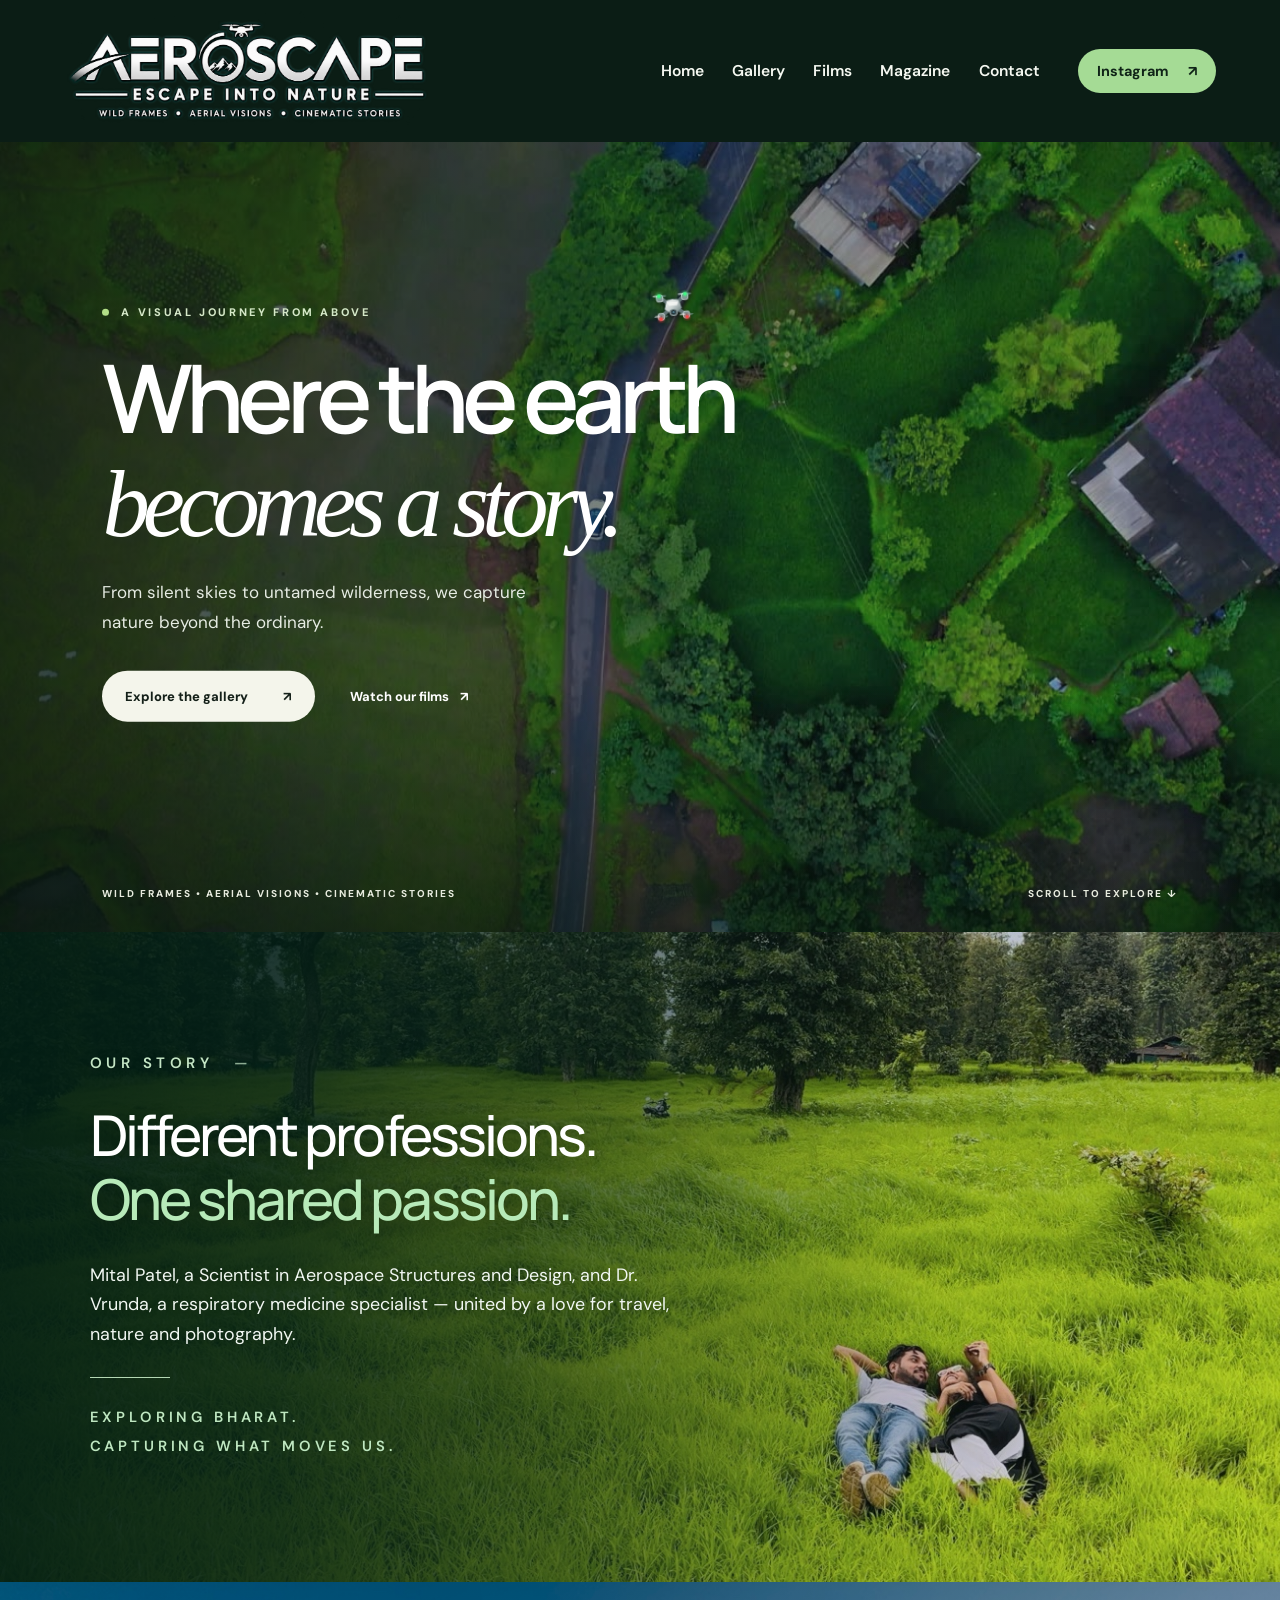
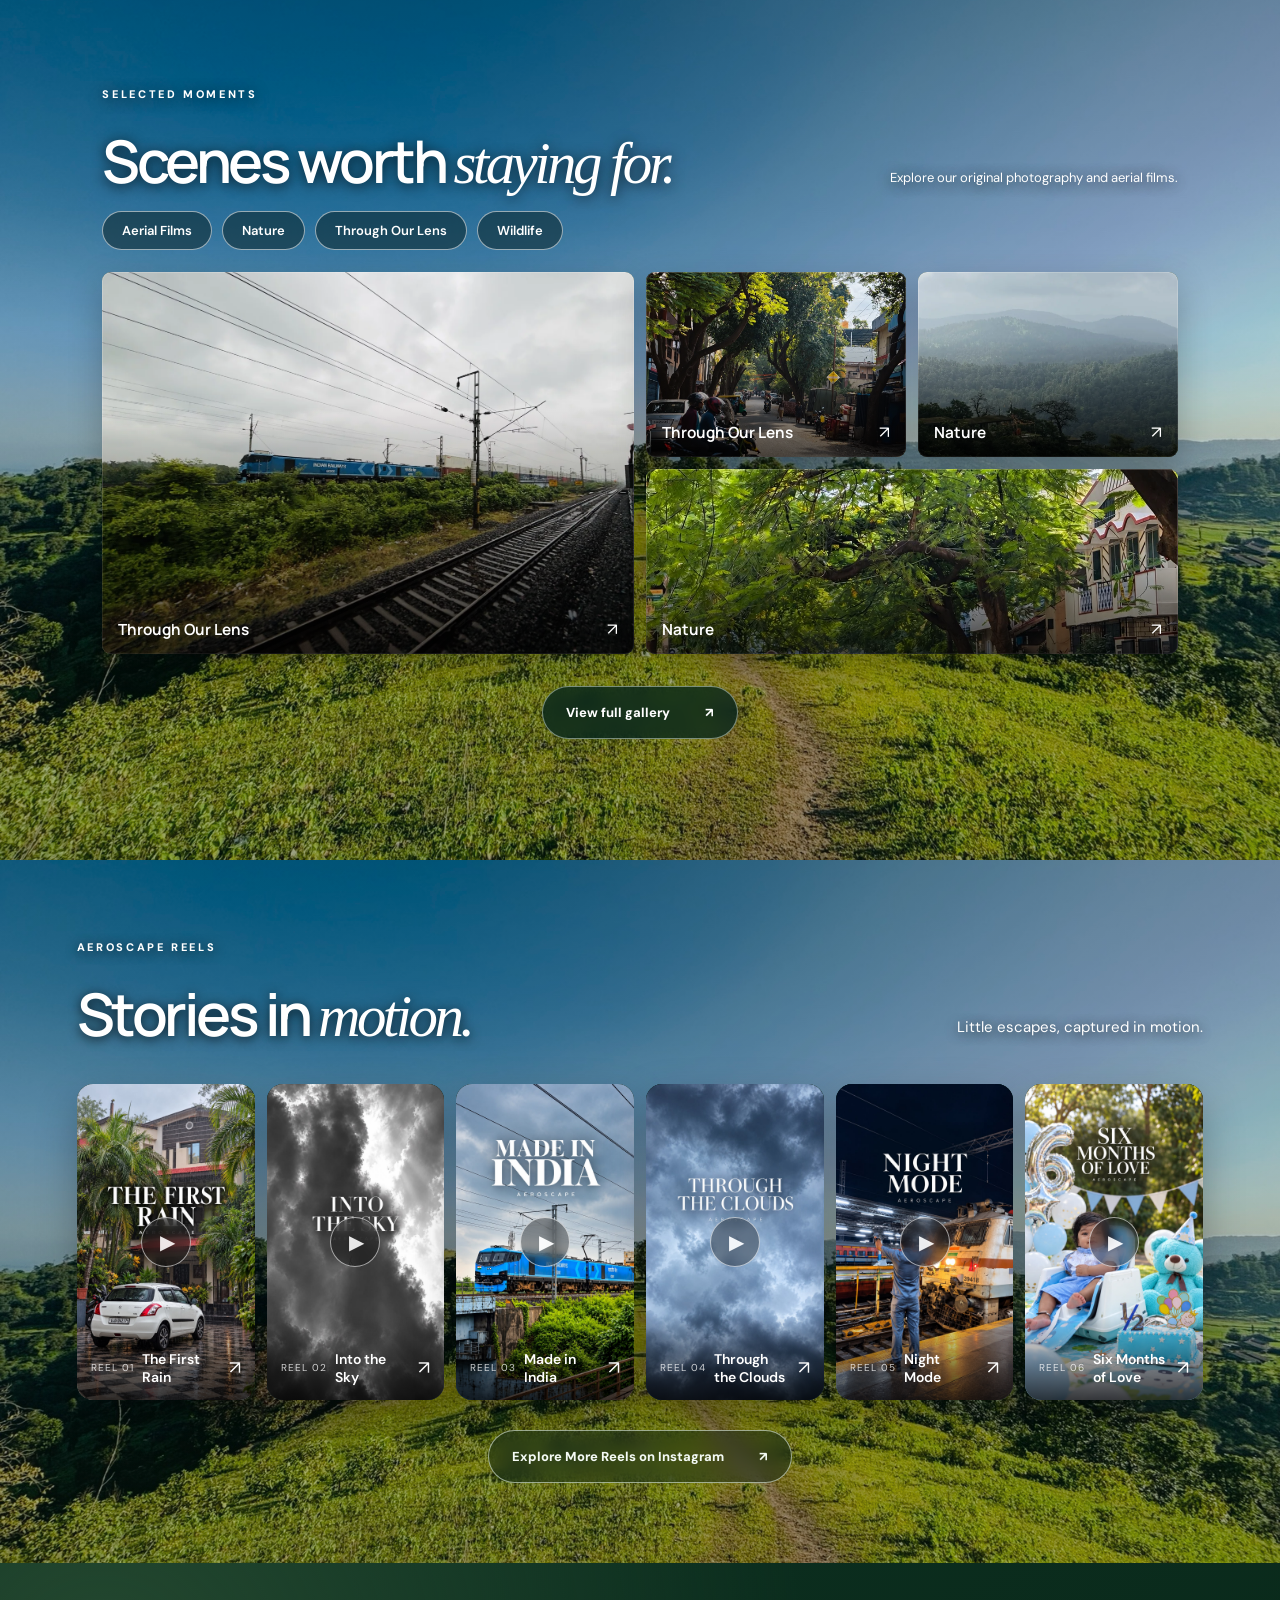
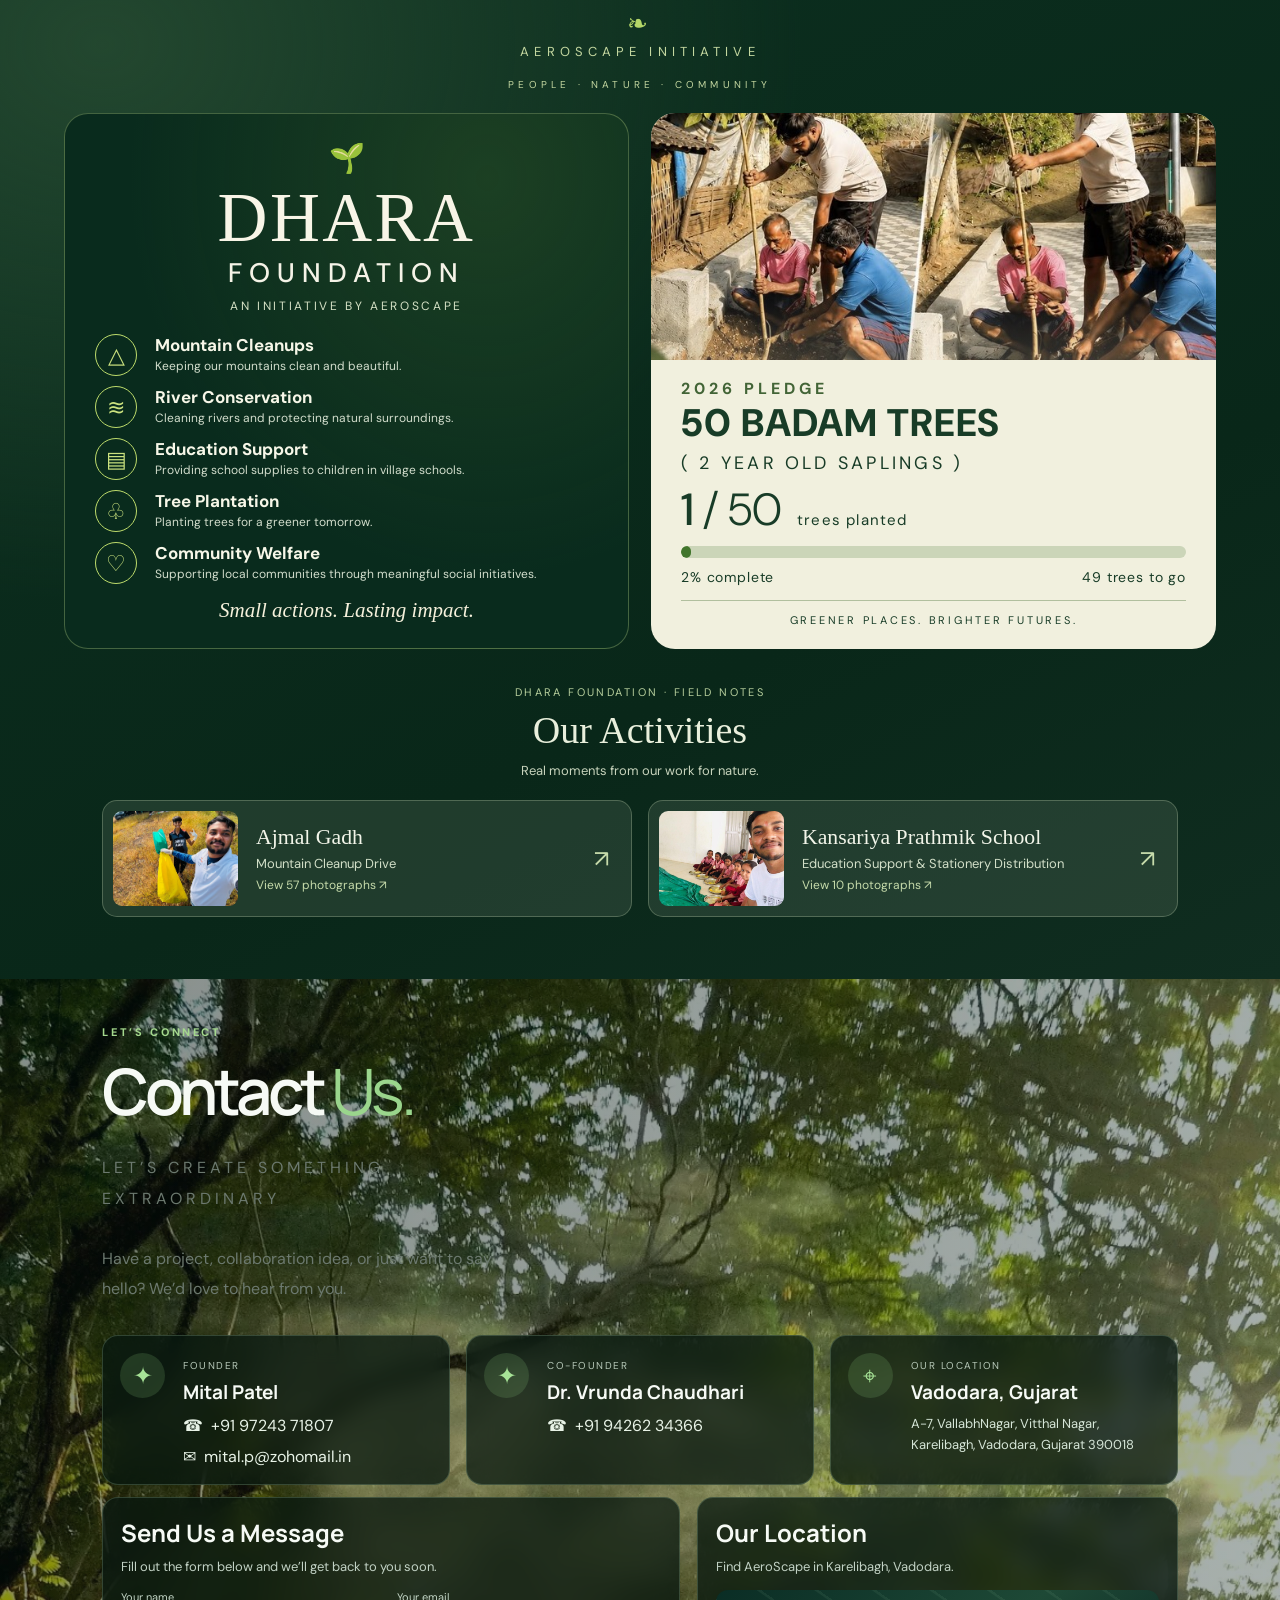
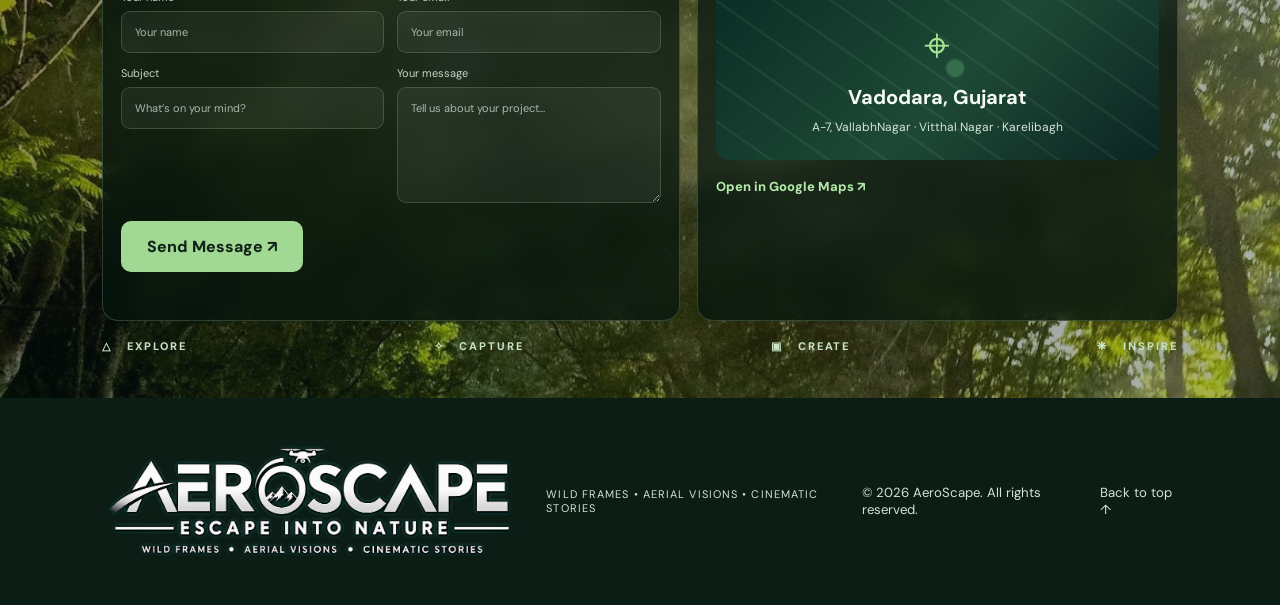
<file: index.html>
<!DOCTYPE html>

<html lang="en"><head><meta charset="utf-8"/><meta content="width=device-width,initial-scale=1" name="viewport"/><meta content="#101a16" name="theme-color"/><meta content="Explore AeroScape drone, nature and travel photography in India. Discover aerial landscapes, visual stories and Dhara Foundation community initiatives." name="description"/><title>AeroScape | Drone, Nature &amp; Travel Photography in India</title><link href="https://fonts.googleapis.com" rel="preconnect"/><link crossorigin="" href="https://fonts.gstatic.com" rel="preconnect"/><link href="https://fonts.googleapis.com/css2?family=DM+Sans:wght@400;500;600;700&amp;family=Manrope:wght@400;500;600;700;800&amp;display=swap" rel="stylesheet"/><link href="https://fonts.googleapis.com/css2?family=DM+Sans:wght@400;500;600;700&amp;family=Manrope:wght@400;500;600;700;800&amp;family=DM+Serif+Display:ital@0;1&amp;display=swap" rel="stylesheet"/><link href="style.css?v=drone-visible-2" rel="stylesheet"/><style id="reels-layout-fix">
/* Critical reel layout is inlined to avoid stale external CSS */
#films.reels-section{background:#0b241b;color:#fff;padding:80px clamp(18px,6vw,96px)}
#films .reels-cover-grid{display:grid!important;grid-template-columns:repeat(6,minmax(0,1fr))!important;gap:12px!important;max-width:1320px!important;width:100%!important;margin:30px auto 0!important;align-items:start!important}
#films .reel-cover-card{position:relative!important;display:block!important;width:100%!important;min-width:0!important;max-width:100%!important;aspect-ratio:9/16!important;height:auto!important;overflow:hidden!important;border-radius:16px!important;background:#122e24!important;text-decoration:none!important;color:white!important}
#films .reel-cover-card>img{position:absolute!important;inset:0!important;display:block!important;width:100%!important;height:100%!important;object-fit:contain!important;max-width:100%!important;background:#122e24!important}
#films .reel-cover-play{position:absolute;left:50%;top:50%;transform:translate(-50%,-50%);display:grid;place-items:center;width:50px;height:50px;border-radius:50%;color:white;background:rgba(0,0,0,.4);border:1px solid rgba(255,255,255,.65);font-size:20px;padding-left:3px}
#films .reel-cover-caption{position:absolute;bottom:0;left:0;right:0;display:flex;align-items:center;gap:8px;padding:34px 14px 14px;color:#fff;background:linear-gradient(transparent,rgba(0,0,0,.76));font-size:13px}
#films .reel-cover-caption strong{flex:1}
#films .reel-cover-caption small{font-size:10px;letter-spacing:.1em}
#films .reels-bottom{text-align:center;margin-top:30px}
@media(max-width:760px){#films .reels-cover-grid{display:flex!important;overflow-x:auto!important;gap:12px!important;scroll-snap-type:x mandatory!important;padding-bottom:16px!important}#films .reel-cover-card{flex:0 0 min(72vw,300px)!important;width:min(72vw,300px)!important;scroll-snap-align:start!important}#films.reels-section{padding:64px 18px}}
</style><style id="reels-video-background">
#films.reels-section{position:relative!important;isolation:isolate;background:#0c241a url("photo-24.jpeg") center center/cover no-repeat!important;overflow:hidden}
#films .reels-background-video{position:absolute!important;z-index:-2!important;inset:0!important;width:100%!important;height:100%!important;object-fit:cover!important;object-position:center center!important;pointer-events:none!important}
#films .reels-background-tint{position:absolute!important;z-index:-1!important;inset:0!important;background:linear-gradient(180deg,rgba(4,28,19,.35),rgba(5,29,20,.27) 40%,rgba(5,29,20,.37))!important;pointer-events:none!important}
#films .section-top,#films .reels-cover-grid,#films .reels-bottom{position:relative;z-index:1}
#films .section-top h2,#films .section-top>p,#films .kicker{color:#fff!important;text-shadow:0 2px 12px rgba(0,0,0,.8)}
#films .reels-bottom .button{backdrop-filter:blur(8px);background:rgba(4,27,19,.45)!important}
@media(prefers-reduced-motion:reduce){#films .reels-background-video{display:none!important}}
</style><link rel="canonical" href="https://aeroscape.pages.dev/"/></head>
<body><header class="header"><a aria-label="AeroScape home" class="brand hero-brand" href="#home"><img alt="AeroScape — Escape Into Nature" height="148" src="AeroScape-Corrected-Logo.png" width="440"/></a><nav id="nav"><a href="#home">Home</a><a href="gallery.html">Gallery</a><a href="#films">Films</a><a href="magazine.html">Magazine</a><a href="#contact">Contact</a></nav><a class="navcta" href="https://www.instagram.com/aeroscape_43/" rel="noopener" target="_blank">Instagram <span>↗</span></a><button aria-expanded="false" aria-label="Toggle menu" class="menu">☰</button></header>
<main><section class="hero" id="home"><video aria-label="AeroScape drone footage of nature" autoplay="" class="heroimg hero-video" loop="" muted="" playsinline="" poster="aeroscape-hero-poster.jpg" preload="auto" webkit-playsinline=""><source src="aeroscape-hero.mp4" type="video/mp4"/></video><button aria-label="Play background drone video" class="hero-play" hidden="" type="button">▶ Play background video</button><div class="heroshade"></div><div class="hero-content"><div class="eyebrow"><span class="live-dot"></span> A VISUAL JOURNEY FROM ABOVE</div><h1>Where the earth<br/><em>becomes a story.</em></h1><p>From silent skies to untamed wilderness, we capture nature beyond the ordinary.</p><div class="hero-actions"><a class="button light" href="gallery.html">Explore the gallery <span>↗</span></a><a class="textlink" href="#films">Watch our films <span>↗</span></a></div></div><div class="hero-bottom"><span>WILD FRAMES • AERIAL VISIONS • CINEMATIC STORIES</span><span>SCROLL TO EXPLORE ↓</span></div></section>
<section class="intro section story-section" id="about" aria-labelledby="story-title"><div class="story-content"><p class="kicker story-eyebrow">OUR STORY <span aria-hidden="true">—</span></p><h2 id="story-title">Different professions.<br><span>One shared passion.</span></h2><p class="story-description">Mital Patel, a Scientist in Aerospace Structures and Design, and Dr. Vrunda, a respiratory medicine specialist — united by a love for travel, nature and photography.</p><div class="story-rule" aria-hidden="true"></div><p class="story-signoff">EXPLORING BHARAT.<br>CAPTURING WHAT MOVES US.</p></div></section>
<section class="work section" id="work"><div class="section-top"><div><p class="kicker">SELECTED MOMENTS</p><h2>Scenes worth <em>staying for.</em></h2></div><p>Explore our original photography and aerial films.</p></div><nav class="work-categories" aria-label="Explore gallery categories"><a href="gallery.html?category=aerial">Aerial Films</a><a href="gallery.html?category=nature">Nature</a><a href="gallery.html?category=lens">Through Our Lens</a><a href="gallery.html?category=wildlife">Wildlife</a></nav><div class="gallery"><a class="tile tall" href="gallery.html"><img alt="AeroScape original photography 1" loading="lazy" src="photo-01.webp"/><span class="tile-info"><strong>Through Our Lens</strong><span class="arrow">↗</span></span></a><a class="tile" href="gallery.html"><img alt="AeroScape original photography 2" loading="lazy" src="photo-02.webp"/><span class="tile-info"><strong>Through Our Lens</strong><span class="arrow">↗</span></span></a><a class="tile" href="gallery.html"><img alt="AeroScape original photography 3" loading="lazy" src="photo-03.webp"/><span class="tile-info"><strong>Nature</strong><span class="arrow">↗</span></span></a><a class="tile wide" href="gallery.html"><img alt="AeroScape original photography 4" loading="lazy" src="photo-04.webp"/><span class="tile-info"><strong>Nature</strong><span class="arrow">↗</span></span></a></div><p style="text-align:center;margin-top:32px"><a class="button dark" href="gallery.html">View full gallery <span>↗</span></a></p></section>
<section class="films section reels-section" id="films" aria-labelledby="reels-title"><video class="reels-background-video" autoplay muted loop playsinline webkit-playsinline preload="auto" poster="photo-24.jpeg" aria-hidden="true" tabindex="-1"><source src="lv_0_20261021192037.mp4" type="video/mp4"/></video><div class="reels-background-tint" aria-hidden="true"></div><div class="section-top"><div><p class="kicker">AEROSCAPE REELS</p><h2 id="reels-title">Stories in <em>motion.</em></h2></div><p>Little escapes, captured in motion.</p></div><div class="reels-cover-grid"><a class="reel-cover-card" href="https://www.instagram.com/reel/Da69lkkBJ3K/" target="_blank" rel="noopener noreferrer" aria-label="Watch The First Rain on Instagram"><img src="WhatsApp%20Image%202026-10-21%20at%206.46.12%20PM.jpeg" alt="The First Rain — original AeroScape Reel cover" loading="lazy"/><span class="reel-cover-play" aria-hidden="true">▶</span><span class="reel-cover-caption"><small>REEL 01</small><strong>The First Rain</strong><span aria-hidden="true">↗</span></span></a><a class="reel-cover-card" href="https://www.instagram.com/reel/Desw922y9N2/" target="_blank" rel="noopener noreferrer" aria-label="Watch Into the Sky on Instagram"><img src="WhatsApp%20Image%202026-10-21%20at%206.46.11%20PM%20(1).jpeg" alt="Into the Sky — original AeroScape Reel cover" loading="lazy"/><span class="reel-cover-play" aria-hidden="true">▶</span><span class="reel-cover-caption"><small>REEL 02</small><strong>Into the Sky</strong><span aria-hidden="true">↗</span></span></a><a class="reel-cover-card" href="https://www.instagram.com/reel/Dd-aphuysm6/" target="_blank" rel="noopener noreferrer" aria-label="Watch Made in India on Instagram"><img src="WhatsApp%20Image%202026-10-21%20at%206.46.10%20PM.jpeg" alt="Made in India — original AeroScape Reel cover" loading="lazy"/><span class="reel-cover-play" aria-hidden="true">▶</span><span class="reel-cover-caption"><small>REEL 03</small><strong>Made in India</strong><span aria-hidden="true">↗</span></span></a><a class="reel-cover-card" href="https://www.instagram.com/reel/Da_7bWAJjHQ/" target="_blank" rel="noopener noreferrer" aria-label="Watch Through the Clouds on Instagram"><img src="WhatsApp%20Image%202026-10-21%20at%206.46.11%20PM%20(2).jpeg" alt="Through the Clouds — original AeroScape Reel cover" loading="lazy"/><span class="reel-cover-play" aria-hidden="true">▶</span><span class="reel-cover-caption"><small>REEL 04</small><strong>Through the Clouds</strong><span aria-hidden="true">↗</span></span></a><a class="reel-cover-card" href="https://www.instagram.com/reel/Dd2ovkpSFUW/" target="_blank" rel="noopener noreferrer" aria-label="Watch Night Mode on Instagram"><img src="WhatsApp%20Image%202026-10-21%20at%206.46.10%20PM%20(1).jpeg" alt="Night Mode — original AeroScape Reel cover" loading="lazy"/><span class="reel-cover-play" aria-hidden="true">▶</span><span class="reel-cover-caption"><small>REEL 05</small><strong>Night Mode</strong><span aria-hidden="true">↗</span></span></a><a class="reel-cover-card" href="https://www.instagram.com/reel/Dd0I31XvL96/" target="_blank" rel="noopener noreferrer" aria-label="Watch Six Months of Love on Instagram"><img src="WhatsApp%20Image%202026-10-21%20at%206.46.11%20PM.jpeg" alt="Six Months of Love — original AeroScape Reel cover" loading="lazy"/><span class="reel-cover-play" aria-hidden="true">▶</span><span class="reel-cover-caption"><small>REEL 06</small><strong>Six Months of Love</strong><span aria-hidden="true">↗</span></span></a></div><div class="reels-bottom"><a class="button dark" href="https://www.instagram.com/aeroscape_43/reels/" target="_blank" rel="noopener noreferrer">Explore More Reels on Instagram <span>↗</span></a></div></section>
<section class="dhara-section" id="dhara" aria-labelledby="dhara-heading"><div class="dhara-heading"><span class="dhara-leaf" aria-hidden="true">❧</span><p>AEROSCAPE INITIATIVE</p><small>PEOPLE · NATURE · COMMUNITY</small></div><div class="dhara-panels"><article class="dhara-panel dhara-about"><div class="dhara-brand"><span class="dhara-sprout" aria-hidden="true">🌱</span><h2 id="dhara-heading">DHARA</h2><div class="dhara-foundation">FOUNDATION</div><p>AN INITIATIVE BY AEROSCAPE</p></div><div class="dhara-missions"><div class="dhara-mission"><span aria-hidden="true">△</span><div><h3>Mountain Cleanups</h3><p>Keeping our mountains clean and beautiful.</p></div></div><div class="dhara-mission"><span aria-hidden="true">≋</span><div><h3>River Conservation</h3><p>Cleaning rivers and protecting natural surroundings.</p></div></div><div class="dhara-mission"><span aria-hidden="true">▤</span><div><h3>Education Support</h3><p>Providing school supplies to children in village schools.</p></div></div><div class="dhara-mission"><span aria-hidden="true">♧</span><div><h3>Tree Plantation</h3><p>Planting trees for a greener tomorrow.</p></div></div><div class="dhara-mission"><span aria-hidden="true">♡</span><div><h3>Community Welfare</h3><p>Supporting local communities through meaningful social initiatives.</p></div></div></div><p class="dhara-tagline">Small actions. Lasting impact.</p></article><article class="dhara-panel dhara-pledge"><div class="dhara-pledge-photo" role="img" aria-label="Nature and tree planting initiative"></div><div class="dhara-pledge-info"><p class="dhara-eyebrow">2026 PLEDGE</p><h3>50 BADAM TREES</h3><p class="dhara-saplings">( 2 YEAR OLD SAPLINGS )</p><div class="dhara-count"><strong>1 <span>/ 50</span></strong><span>trees planted</span></div><div class="dhara-progress" role="progressbar" aria-label="Badam trees planted" aria-valuemin="0" aria-valuemax="50" aria-valuenow="1"><span></span></div><div class="dhara-stats"><span>2% complete</span><span>49 trees to go</span></div><p class="dhara-pledge-foot">GREENER PLACES. BRIGHTER FUTURES.</p></div></article></div><div class="dhara-activities" aria-labelledby="dhara-activities-heading"><div class="dhara-activities-heading"><p>DHARA FOUNDATION · FIELD NOTES</p><h3 id="dhara-activities-heading">Our Activities</h3><span>Real moments from our work for nature.</span></div><div class="dhara-activity-grid"><a class="dhara-activity-card" href="ajmal-gadh.html" aria-label="View Ajmal Gadh mountain cleanup photo gallery"><img src="assets/dhara/ajmal-gadh/photo-39.jpg" alt="Ajmal Gadh cleanup volunteers holding collection bags" loading="lazy"/><span class="dhara-activity-copy"><strong>Ajmal Gadh</strong><small>Mountain Cleanup Drive</small><span>View 57 photographs ↗</span></span><span class="dhara-activity-arrow" aria-hidden="true">↗</span></a><a class="dhara-activity-card" href="kansariya-school.html" aria-label="View Kansariya Prathmik School education support photo gallery"><img src="assets/dhara/kansariya-school/photo-07.jpg" alt="Schoolchildren attending education support activity at Kansariya Prathmik School" loading="lazy"/><span class="dhara-activity-copy"><strong>Kansariya Prathmik School</strong><small>Education Support &amp; Stationery Distribution</small><span>View 10 photographs ↗</span></span><span class="dhara-activity-arrow" aria-hidden="true">↗</span></a></div></div></section>

<section aria-labelledby="contact-title" class="contact contact-premium section" id="contact">
<div class="contact-heading"><p class="kicker">LET’S CONNECT</p><h2 id="contact-title">Contact <em>Us.</em></h2><p class="contact-subtitle">LET’S CREATE SOMETHING EXTRAORDINARY</p><p>Have a project, collaboration idea, or just want to say hello? We’d love to hear from you.</p></div>
<div class="contact-cards">
<article class="contact-card"><span aria-hidden="true" class="contact-card-icon">✦</span><div><small>FOUNDER</small><h3>Mital Patel</h3><a href="tel:+919724371807">☎  +91 97243 71807</a><a href="mailto:mital.p@zohomail.in">✉  mital.p@zohomail.in</a></div></article>
<article class="contact-card"><span aria-hidden="true" class="contact-card-icon">✦</span><div><small>CO-FOUNDER</small><h3>Dr. Vrunda Chaudhari</h3><a href="tel:+919426234366">☎  +91 94262 34366</a></div></article>
<article class="contact-card"><span aria-hidden="true" class="contact-card-icon">⌖</span><div><small>OUR LOCATION</small><h3>Vadodara, Gujarat</h3><address>A-7, VallabhNagar, Vitthal Nagar, Karelibagh, Vadodara, Gujarat 390018</address></div></article>
</div>
<div class="contact-lower"><div class="contact-panel"><h3>Send Us a Message</h3><p>Fill out the form below and we’ll get back to you soon.</p><form action="https://api.web3forms.com/submit" id="contact-form" method="POST"><input name="access_key" type="hidden" value="3b8d8511-2212-4f35-9bfd-b065e4304743"/><input autocomplete="off" name="botcheck" style="display:none" tabindex="-1" type="checkbox"/><div class="contact-form-grid"><label>Your name<input autocomplete="name" name="name" placeholder="Your name" required=""/></label><label>Your email<input autocomplete="email" name="email" placeholder="Your email" required="" type="email"/></label><label>Subject<input name="subject" placeholder="What’s on your mind?" required=""/></label><label class="message-field">Your message<textarea name="message" placeholder="Tell us about your project..." required="" rows="4"></textarea></label></div><div class="h-captcha" data-captcha="true" aria-label="Spam verification"></div><button class="contact-send" type="submit">Send Message ↗</button><p aria-live="polite" id="form-status" role="status"></p></form></div>
<div class="contact-panel contact-map"><h3>Our Location</h3><p>Find AeroScape in Karelibagh, Vadodara.</p><div class="contact-map-art"><span aria-hidden="true" class="map-marker">⌖</span><strong>Vadodara, Gujarat</strong><span>A-7, VallabhNagar · Vitthal Nagar · Karelibagh</span></div><a class="contact-map-link" href="https://www.google.com/maps/search/?api=1&amp;query=A-7%2C%20VallabhNagar%2C%20Vitthal%20Nagar%2C%20Karelibagh%2C%20Vadodara%2C%20Gujarat%20390018" rel="noopener noreferrer" target="_blank">Open in Google Maps ↗</a></div></div>
<div class="contact-values"><span>△   EXPLORE</span><span>✧   CAPTURE</span><span>▣   CREATE</span><span>❋   INSPIRE</span></div>
</section></main>
<footer><a class="footer-logo" href="#home"><img alt="AeroScape — Escape Into Nature" src="AeroScape-Corrected-Logo.png"/></a><span>WILD FRAMES • AERIAL VISIONS • CINEMATIC STORIES</span><span>© 2026 AeroScape. All rights reserved.</span><a href="#home">Back to top ↑</a></footer>
<dialog aria-label="Gallery photo" id="viewer"><button aria-label="Close image" class="close">×</button><img alt="Selected gallery photo"/><p></p></dialog><script async="" src="https://www.instagram.com/embed.js"></script><script src="https://web3forms.com/client/script.js" async defer></script><script src="script.js?v=iphone-menu-8"></script><script src="mini-drone.js?v=8" defer></script></body></html>
</file>
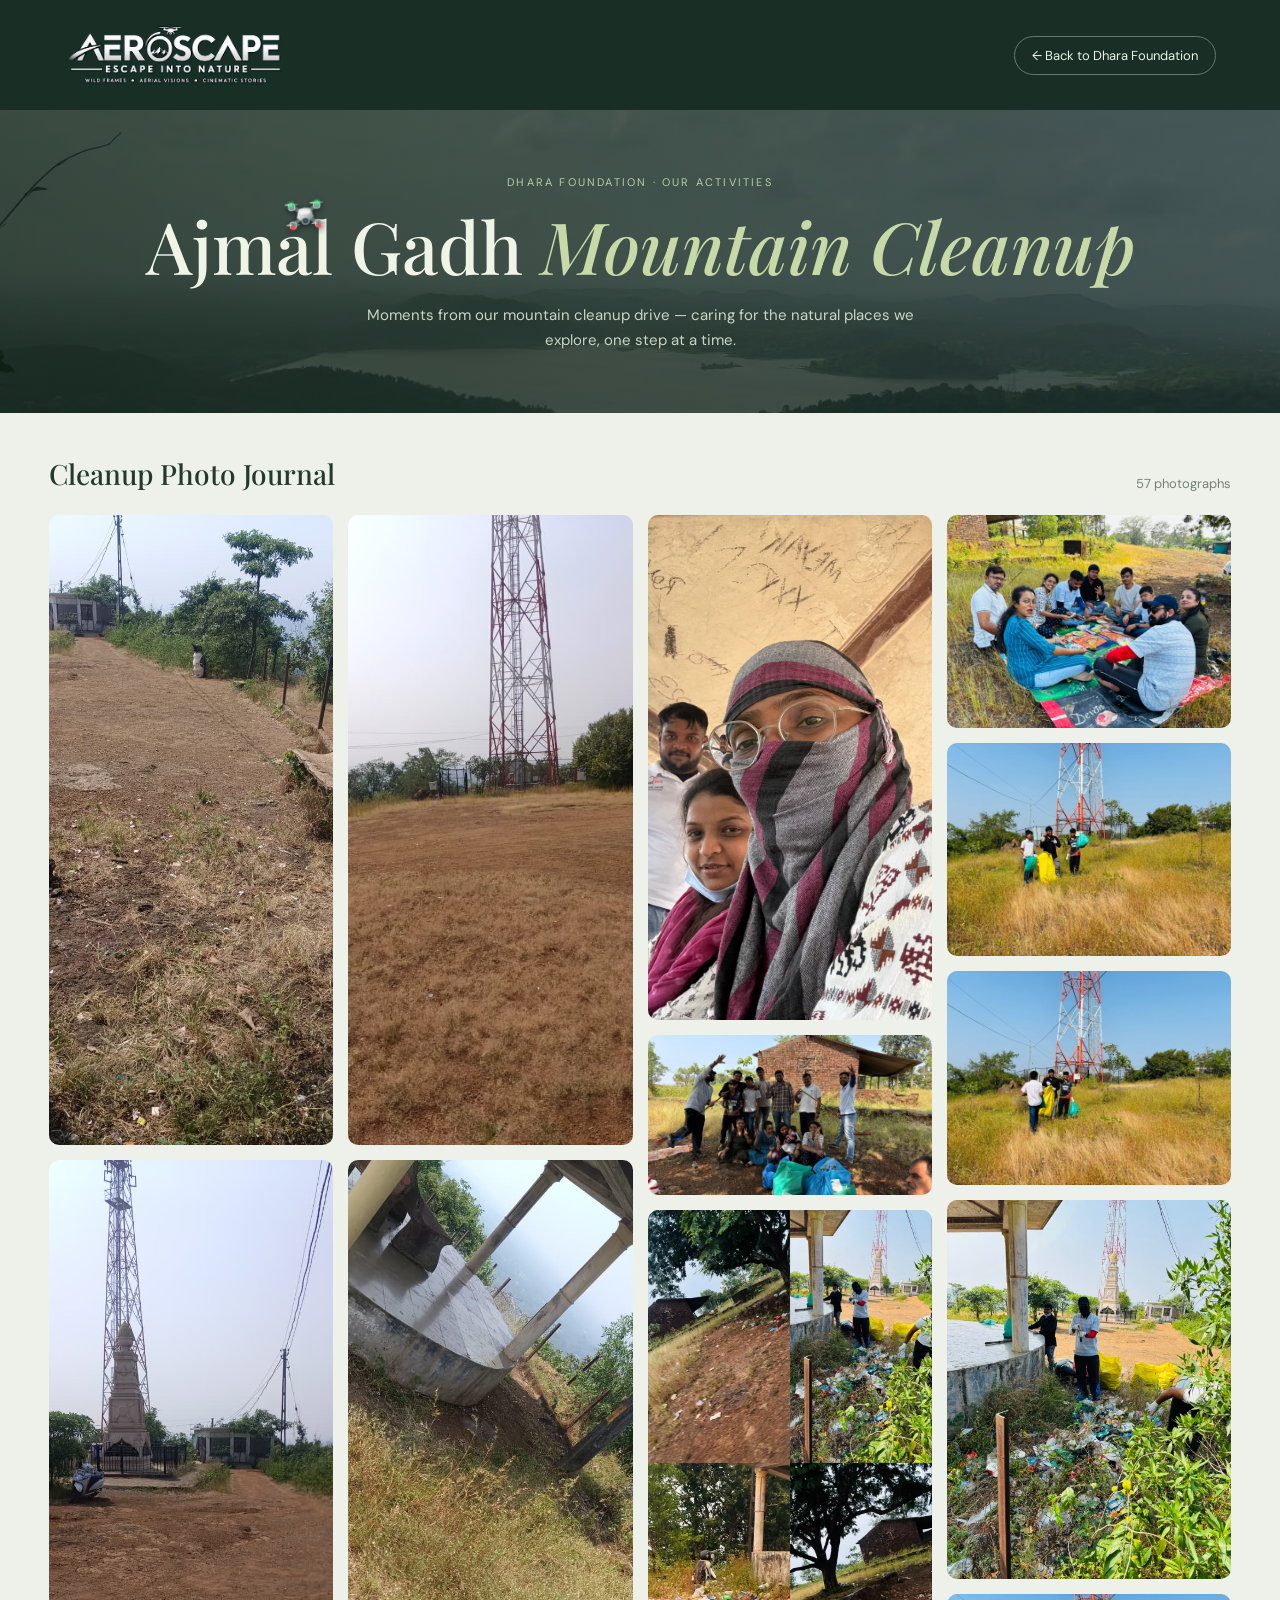
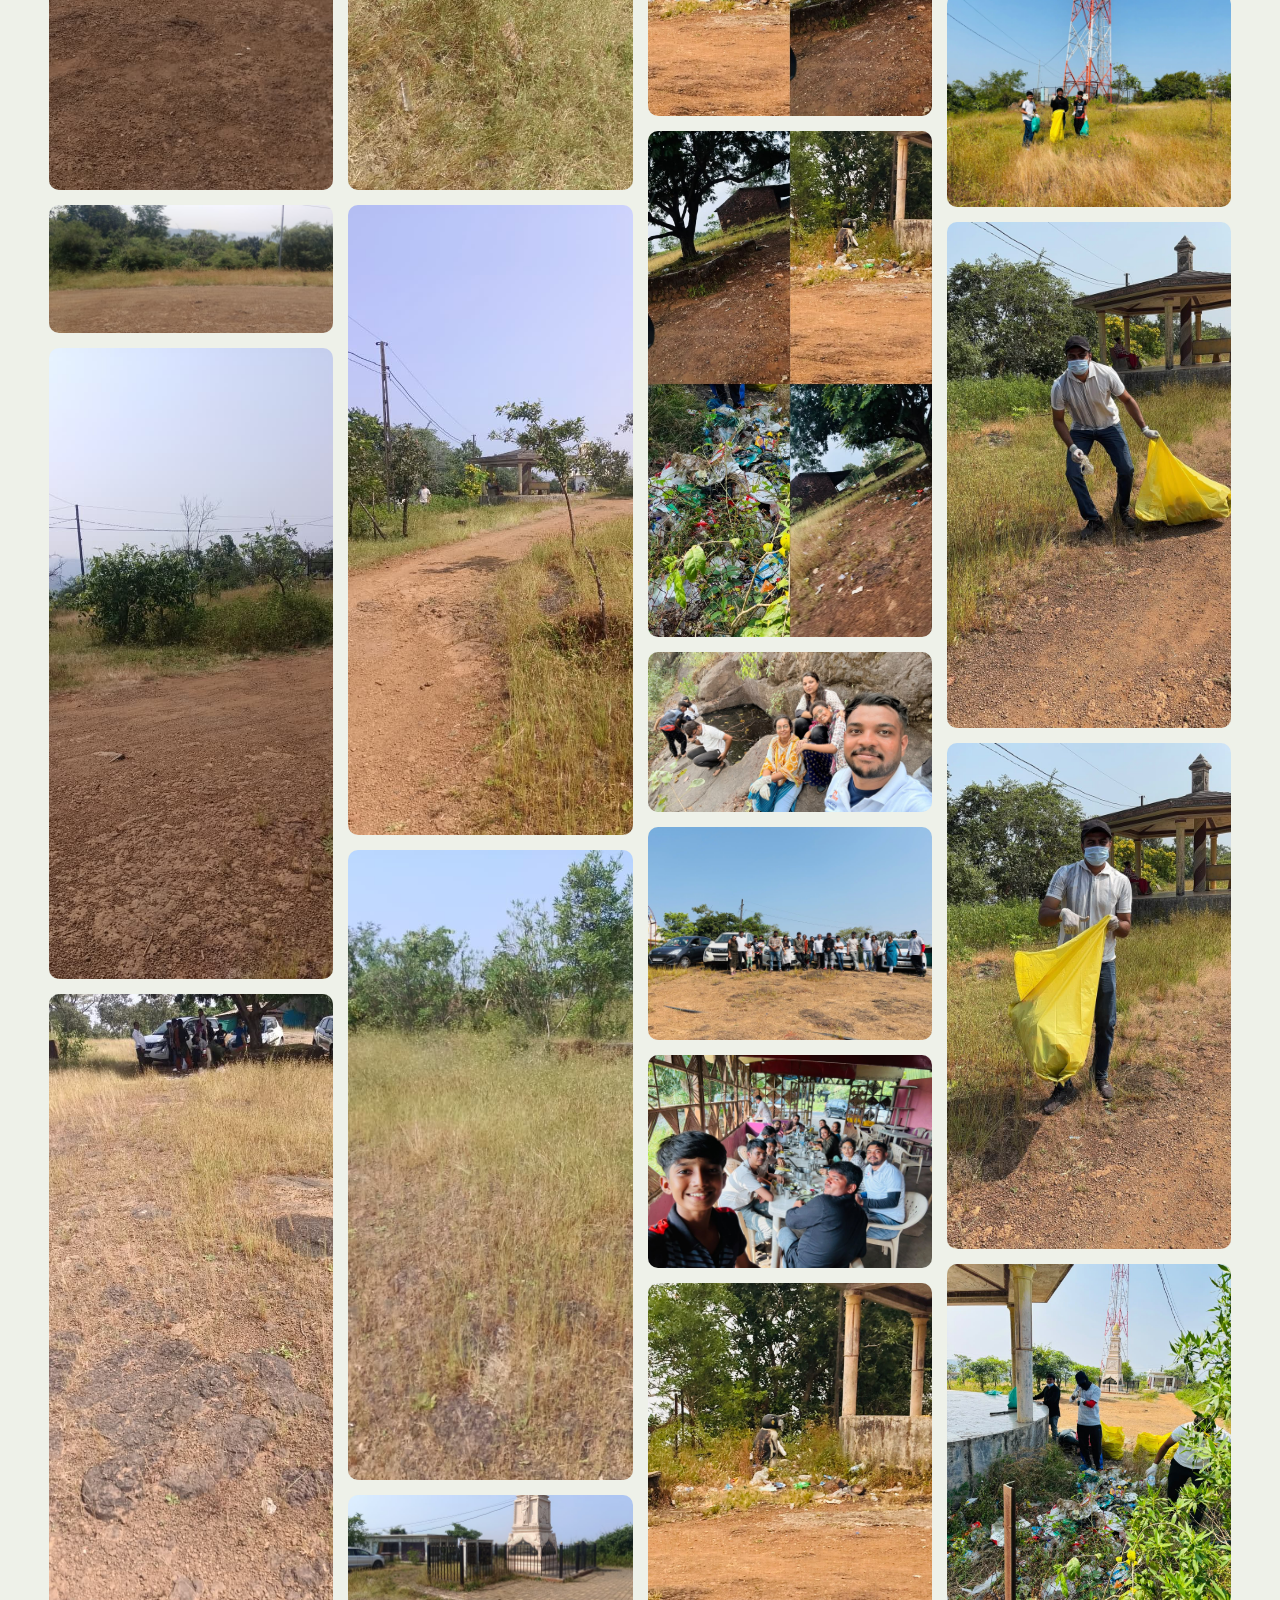
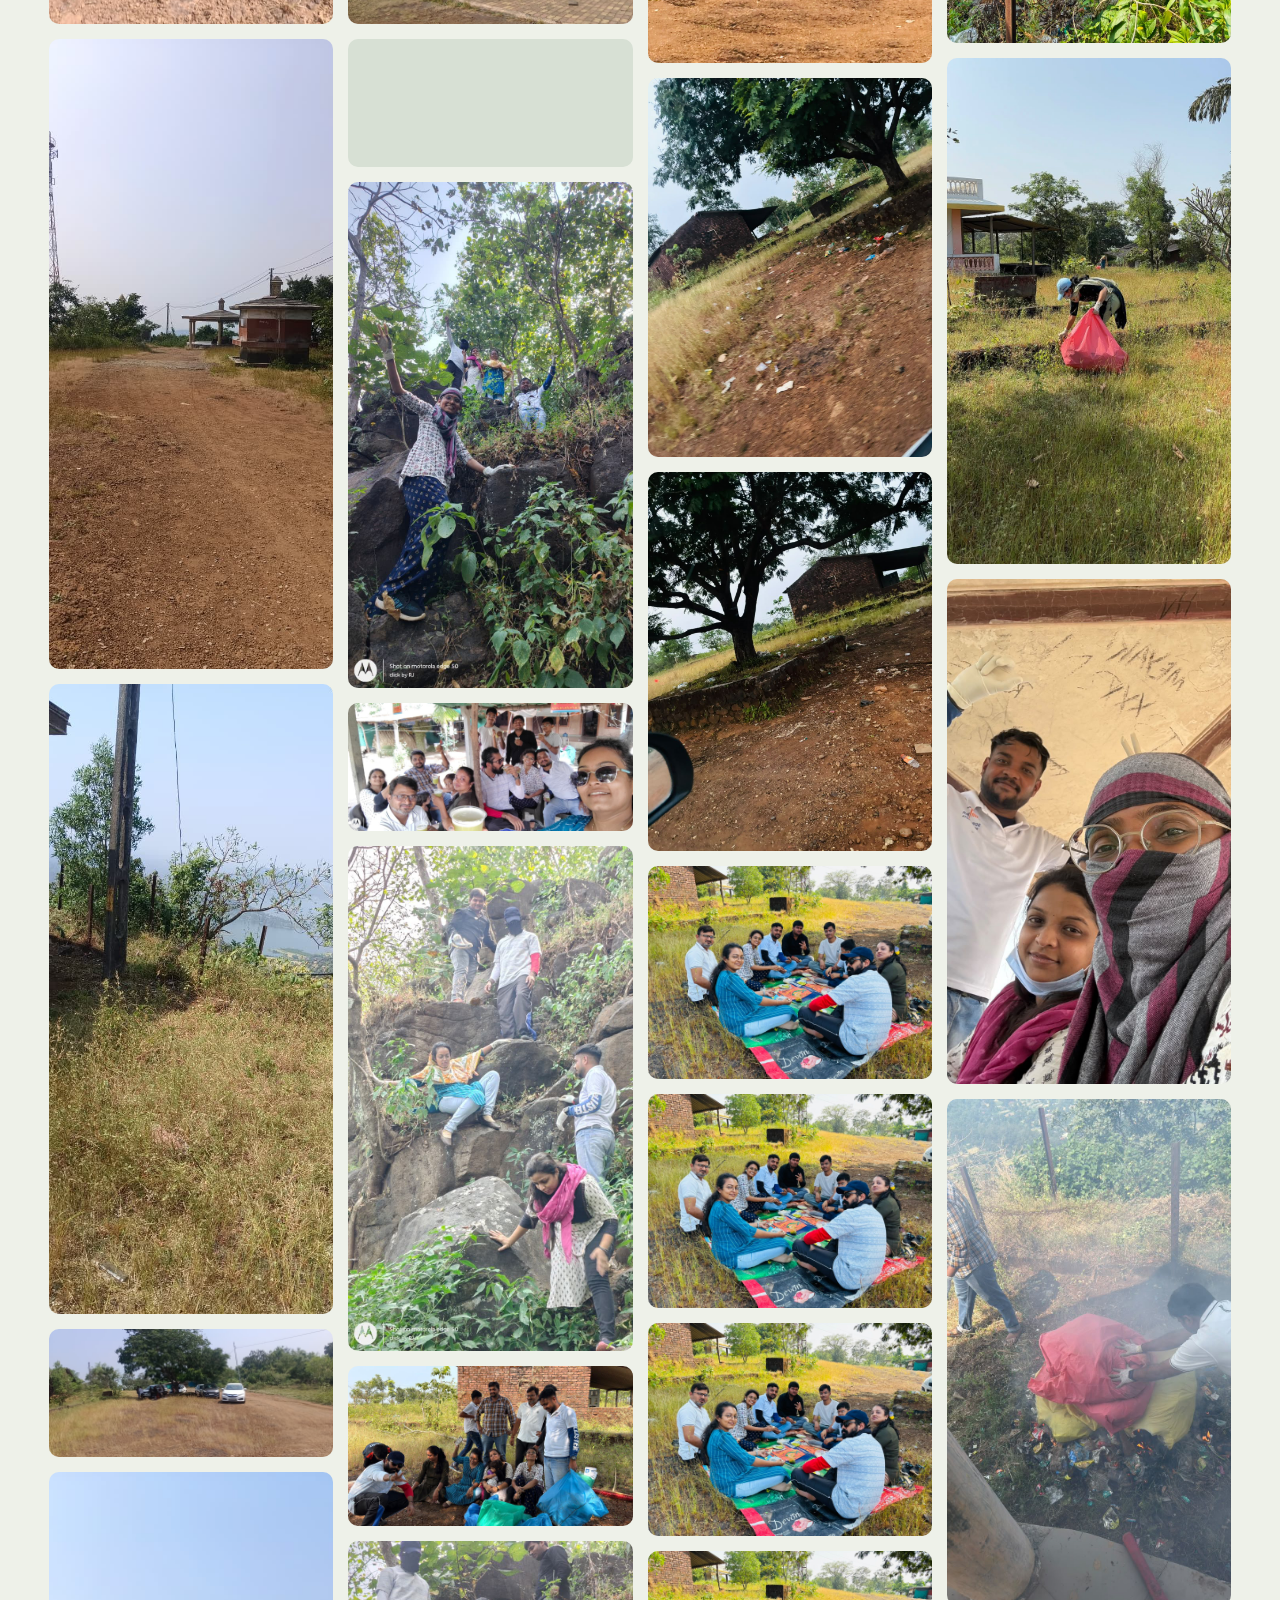
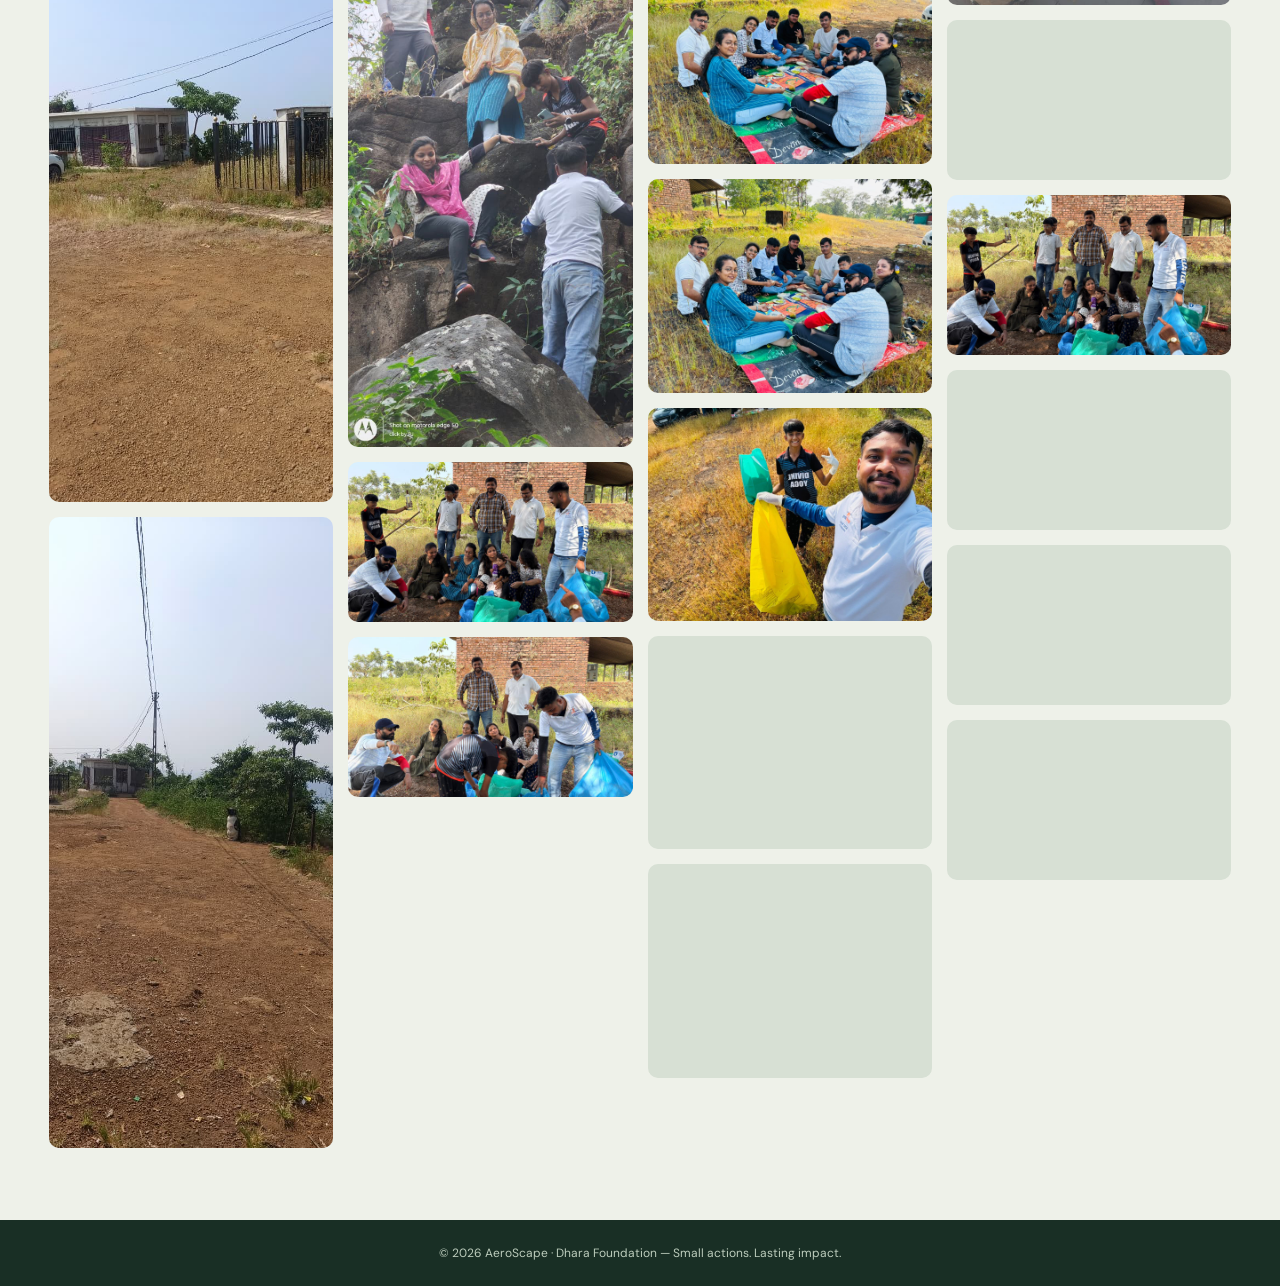
<file: ajmal-gadh.html>
<!doctype html>
<html lang="en"><head><meta charset="utf-8"><meta name="viewport" content="width=device-width,initial-scale=1"><meta name="description" content="Explore 57 photographs from the Ajmal Gadh mountain cleanup drive by Dhara Foundation, an AeroScape environmental initiative."><title>Ajmal Gadh Mountain Cleanup Photos | Dhara Foundation</title><link rel="preconnect" href="https://fonts.googleapis.com"><link rel="preconnect" href="https://fonts.gstatic.com" crossorigin><link href="https://fonts.googleapis.com/css2?family=DM+Sans:wght@400;500;600;700&family=Playfair+Display:wght@500;600&display=swap" rel="stylesheet"><style>
:root{--forest:#192f25;--cream:#eef1e9;--ink:#233a2c;--muted:#718575}*{box-sizing:border-box}html{scroll-behavior:smooth}body{margin:0;background:var(--cream);color:var(--ink);font-family:'DM Sans',Arial,sans-serif}a{color:inherit;text-decoration:none}button{font:inherit}header{background:var(--forest);color:#eaf2e8;display:flex;justify-content:space-between;align-items:center;gap:16px;padding:16px clamp(20px,5vw,76px)}.brand{font-family:'Playfair Display',Georgia,serif;font-size:27px;letter-spacing:.01em}.back{border:1px solid #647b69;border-radius:40px;padding:10px 17px;font-size:13px;transition:background .2s}.back:hover{background:#34503e}.hero{background:linear-gradient(90deg,rgba(8,28,18,.78),rgba(8,28,18,.58)),url('assets/dhara/ajmal-gadh/ajmal-gadh-background.jpeg') center 48%/cover no-repeat;color:#f0f4e7;text-align:center;padding:65px 20px 59px}.eyebrow{letter-spacing:.2em;font-size:11px;color:#b5cfa5;margin:0 0 15px}.hero h1{font-family:'Playfair Display',Georgia,serif;font-size:clamp(38px,6vw,72px);line-height:1.15;font-weight:500;margin:0 0 16px}.hero h1 em{font-weight:500;color:#c6d9a7}.hero p:last-child{color:#c8d6c4;font-size:15px;max-width:580px;margin:0 auto;line-height:1.7}.gallery{max-width:1450px;margin:auto;padding:42px clamp(14px,3.8vw,58px) 72px}.gallery-top{display:flex;justify-content:space-between;align-items:end;gap:15px;margin-bottom:23px}.gallery-top h2{font-family:'Playfair Display',Georgia,serif;font-weight:500;font-size:28px;margin:0}.gallery-top span{font-size:13px;color:var(--muted)}.photos{columns:4 220px;column-gap:15px}.photo{display:block;position:relative;width:100%;margin:0 0 15px;padding:0;border:0;border-radius:10px;overflow:hidden;background:#d7e0d4;cursor:zoom-in;break-inside:avoid;text-align:left}.photo img{display:block;width:100%;height:auto;transition:transform .35s,filter .35s}.photo:hover img{transform:scale(1.035);filter:brightness(.8)}.photo span{position:absolute;bottom:14px;left:14px;color:white;font-size:10px;font-weight:700;letter-spacing:.12em;opacity:0;transition:opacity .2s}.photo:hover span,.photo:focus-visible span{opacity:1}.photo:focus-visible{outline:3px solid #86b779;outline-offset:3px}.lightbox{width:min(1200px,97vw);max-width:none;max-height:96vh;background:#0c1710;color:#fff;border:1px solid #415d49;border-radius:13px;padding:15px}.lightbox::backdrop{background:rgba(0,0,0,.91)}.lightbox-top{display:flex;align-items:center;justify-content:space-between;margin-bottom:10px;gap:10px}.lightbox-top p{margin:0;color:#cadacb;font-size:13px}.close{width:38px;height:38px;border:1px solid #5b7662;background:#243f2c;border-radius:50%;color:white;font-size:25px;cursor:pointer}.stage{display:flex;align-items:center;justify-content:space-between;gap:9px}.stage img{display:block;max-width:calc(100% - 100px);max-height:78vh;width:auto;height:auto;margin:auto;object-fit:contain}.nav{border:1px solid #5b7662;border-radius:50%;background:#27432f;color:white;font-size:30px;width:41px;height:41px;flex:none;cursor:pointer}footer{background:var(--forest);color:#bdcdbd;text-align:center;padding:25px 16px;font-size:12px}@media(max-width:600px){header{padding:13px 16px}.brand{font-size:22px}.back{font-size:11px;padding:9px 12px}.hero{padding:47px 16px}.gallery{padding:26px 12px 50px}.photos{columns:2 145px;column-gap:9px}.photo{margin-bottom:9px;border-radius:7px}.stage{gap:3px}.stage img{max-width:calc(100% - 68px);max-height:75vh}.nav{width:29px;height:36px;font-size:24px}.lightbox{padding:8px}}
header .brand img{display:block;width:clamp(175px,24vw,320px);max-height:78px;height:auto;object-fit:contain;object-position:left center}header .brand{display:flex;align-items:center}@media(max-width:600px){header .brand img{width:clamp(145px,42vw,210px);max-height:62px}}</style><link rel="canonical" href="https://aeroscape.pages.dev/ajmal-gadh.html"></head><body><header><a class="brand" href="index.html" aria-label="AeroScape homepage"><img src="AeroScape-Corrected-Logo.png" alt="AeroScape — Escape Into Nature"></a><a class="back" href="index.html#dhara">← Back to Dhara Foundation</a></header><main><section class="hero"><p class="eyebrow">DHARA FOUNDATION · OUR ACTIVITIES</p><h1>Ajmal Gadh <em>Mountain Cleanup</em></h1><p>Moments from our mountain cleanup drive — caring for the natural places we explore, one step at a time.</p></section><section class="gallery" aria-labelledby="photos-title"><div class="gallery-top"><h2 id="photos-title">Cleanup Photo Journal</h2><span>57 photographs</span></div><div class="photos">
<button class="photo" type="button" data-index="0" aria-label="Open Ajmal Gadh photograph 1"><img src="assets/dhara/ajmal-gadh/photo-01.jpg" alt="Ajmal Gadh mountain cleanup — photograph 1" loading="eager" decoding="async"><span>VIEW PHOTO ↗</span></button>
<button class="photo" type="button" data-index="1" aria-label="Open Ajmal Gadh photograph 2"><img src="assets/dhara/ajmal-gadh/photo-02.jpg" alt="Ajmal Gadh mountain cleanup — photograph 2" loading="eager" decoding="async"><span>VIEW PHOTO ↗</span></button>
<button class="photo" type="button" data-index="2" aria-label="Open Ajmal Gadh photograph 3"><img src="assets/dhara/ajmal-gadh/photo-03.jpg" alt="Ajmal Gadh mountain cleanup — photograph 3" loading="eager" decoding="async"><span>VIEW PHOTO ↗</span></button>
<button class="photo" type="button" data-index="3" aria-label="Open Ajmal Gadh photograph 4"><img src="assets/dhara/ajmal-gadh/photo-04.jpg" alt="Ajmal Gadh mountain cleanup — photograph 4" loading="eager" decoding="async"><span>VIEW PHOTO ↗</span></button>
<button class="photo" type="button" data-index="4" aria-label="Open Ajmal Gadh photograph 5"><img src="assets/dhara/ajmal-gadh/photo-05.jpg" alt="Ajmal Gadh mountain cleanup — photograph 5" loading="eager" decoding="async"><span>VIEW PHOTO ↗</span></button>
<button class="photo" type="button" data-index="5" aria-label="Open Ajmal Gadh photograph 6"><img src="assets/dhara/ajmal-gadh/photo-06.jpg" alt="Ajmal Gadh mountain cleanup — photograph 6" loading="eager" decoding="async"><span>VIEW PHOTO ↗</span></button>
<button class="photo" type="button" data-index="6" aria-label="Open Ajmal Gadh photograph 7"><img src="assets/dhara/ajmal-gadh/photo-07.jpg" alt="Ajmal Gadh mountain cleanup — photograph 7" loading="lazy" decoding="async"><span>VIEW PHOTO ↗</span></button>
<button class="photo" type="button" data-index="7" aria-label="Open Ajmal Gadh photograph 8"><img src="assets/dhara/ajmal-gadh/photo-08.jpg" alt="Ajmal Gadh mountain cleanup — photograph 8" loading="lazy" decoding="async"><span>VIEW PHOTO ↗</span></button>
<button class="photo" type="button" data-index="8" aria-label="Open Ajmal Gadh photograph 9"><img src="assets/dhara/ajmal-gadh/photo-09.jpg" alt="Ajmal Gadh mountain cleanup — photograph 9" loading="lazy" decoding="async"><span>VIEW PHOTO ↗</span></button>
<button class="photo" type="button" data-index="9" aria-label="Open Ajmal Gadh photograph 10"><img src="assets/dhara/ajmal-gadh/photo-10.jpg" alt="Ajmal Gadh mountain cleanup — photograph 10" loading="lazy" decoding="async"><span>VIEW PHOTO ↗</span></button>
<button class="photo" type="button" data-index="10" aria-label="Open Ajmal Gadh photograph 11"><img src="assets/dhara/ajmal-gadh/photo-11.jpg" alt="Ajmal Gadh mountain cleanup — photograph 11" loading="lazy" decoding="async"><span>VIEW PHOTO ↗</span></button>
<button class="photo" type="button" data-index="11" aria-label="Open Ajmal Gadh photograph 12"><img src="assets/dhara/ajmal-gadh/photo-12.jpg" alt="Ajmal Gadh mountain cleanup — photograph 12" loading="lazy" decoding="async"><span>VIEW PHOTO ↗</span></button>
<button class="photo" type="button" data-index="12" aria-label="Open Ajmal Gadh photograph 13"><img src="assets/dhara/ajmal-gadh/photo-13.jpg" alt="Ajmal Gadh mountain cleanup — photograph 13" loading="lazy" decoding="async"><span>VIEW PHOTO ↗</span></button>
<button class="photo" type="button" data-index="13" aria-label="Open Ajmal Gadh photograph 14"><img src="assets/dhara/ajmal-gadh/photo-14.jpg" alt="Ajmal Gadh mountain cleanup — photograph 14" loading="lazy" decoding="async"><span>VIEW PHOTO ↗</span></button>
<button class="photo" type="button" data-index="14" aria-label="Open Ajmal Gadh photograph 15"><img src="assets/dhara/ajmal-gadh/photo-15.jpg" alt="Ajmal Gadh mountain cleanup — photograph 15" loading="lazy" decoding="async"><span>VIEW PHOTO ↗</span></button>
<button class="photo" type="button" data-index="15" aria-label="Open Ajmal Gadh photograph 16"><img src="assets/dhara/ajmal-gadh/photo-16.jpg" alt="Ajmal Gadh mountain cleanup — photograph 16" loading="lazy" decoding="async"><span>VIEW PHOTO ↗</span></button>
<button class="photo" type="button" data-index="16" aria-label="Open Ajmal Gadh photograph 17"><img src="assets/dhara/ajmal-gadh/photo-17.jpg" alt="Ajmal Gadh mountain cleanup — photograph 17" loading="lazy" decoding="async"><span>VIEW PHOTO ↗</span></button>
<button class="photo" type="button" data-index="17" aria-label="Open Ajmal Gadh photograph 18"><img src="assets/dhara/ajmal-gadh/photo-18.jpg" alt="Ajmal Gadh mountain cleanup — photograph 18" loading="lazy" decoding="async"><span>VIEW PHOTO ↗</span></button>
<button class="photo" type="button" data-index="18" aria-label="Open Ajmal Gadh photograph 19"><img src="assets/dhara/ajmal-gadh/photo-19.jpg" alt="Ajmal Gadh mountain cleanup — photograph 19" loading="lazy" decoding="async"><span>VIEW PHOTO ↗</span></button>
<button class="photo" type="button" data-index="19" aria-label="Open Ajmal Gadh photograph 20"><img src="assets/dhara/ajmal-gadh/photo-20.jpg" alt="Ajmal Gadh mountain cleanup — photograph 20" loading="lazy" decoding="async"><span>VIEW PHOTO ↗</span></button>
<button class="photo" type="button" data-index="20" aria-label="Open Ajmal Gadh photograph 21"><img src="assets/dhara/ajmal-gadh/photo-21.jpg" alt="Ajmal Gadh mountain cleanup — photograph 21" loading="lazy" decoding="async"><span>VIEW PHOTO ↗</span></button>
<button class="photo" type="button" data-index="21" aria-label="Open Ajmal Gadh photograph 22"><img src="assets/dhara/ajmal-gadh/photo-22.jpg" alt="Ajmal Gadh mountain cleanup — photograph 22" loading="lazy" decoding="async"><span>VIEW PHOTO ↗</span></button>
<button class="photo" type="button" data-index="22" aria-label="Open Ajmal Gadh photograph 23"><img src="assets/dhara/ajmal-gadh/photo-23.jpg" alt="Ajmal Gadh mountain cleanup — photograph 23" loading="lazy" decoding="async"><span>VIEW PHOTO ↗</span></button>
<button class="photo" type="button" data-index="23" aria-label="Open Ajmal Gadh photograph 24"><img src="assets/dhara/ajmal-gadh/photo-24.jpg" alt="Ajmal Gadh mountain cleanup — photograph 24" loading="lazy" decoding="async"><span>VIEW PHOTO ↗</span></button>
<button class="photo" type="button" data-index="24" aria-label="Open Ajmal Gadh photograph 25"><img src="assets/dhara/ajmal-gadh/photo-25.jpg" alt="Ajmal Gadh mountain cleanup — photograph 25" loading="lazy" decoding="async"><span>VIEW PHOTO ↗</span></button>
<button class="photo" type="button" data-index="25" aria-label="Open Ajmal Gadh photograph 26"><img src="assets/dhara/ajmal-gadh/photo-26.jpg" alt="Ajmal Gadh mountain cleanup — photograph 26" loading="lazy" decoding="async"><span>VIEW PHOTO ↗</span></button>
<button class="photo" type="button" data-index="26" aria-label="Open Ajmal Gadh photograph 27"><img src="assets/dhara/ajmal-gadh/photo-27.jpg" alt="Ajmal Gadh mountain cleanup — photograph 27" loading="lazy" decoding="async"><span>VIEW PHOTO ↗</span></button>
<button class="photo" type="button" data-index="27" aria-label="Open Ajmal Gadh photograph 28"><img src="assets/dhara/ajmal-gadh/photo-28.jpg" alt="Ajmal Gadh mountain cleanup — photograph 28" loading="lazy" decoding="async"><span>VIEW PHOTO ↗</span></button>
<button class="photo" type="button" data-index="28" aria-label="Open Ajmal Gadh photograph 29"><img src="assets/dhara/ajmal-gadh/photo-29.jpg" alt="Ajmal Gadh mountain cleanup — photograph 29" loading="lazy" decoding="async"><span>VIEW PHOTO ↗</span></button>
<button class="photo" type="button" data-index="29" aria-label="Open Ajmal Gadh photograph 30"><img src="assets/dhara/ajmal-gadh/photo-30.jpg" alt="Ajmal Gadh mountain cleanup — photograph 30" loading="lazy" decoding="async"><span>VIEW PHOTO ↗</span></button>
<button class="photo" type="button" data-index="30" aria-label="Open Ajmal Gadh photograph 31"><img src="assets/dhara/ajmal-gadh/photo-31.jpg" alt="Ajmal Gadh mountain cleanup — photograph 31" loading="lazy" decoding="async"><span>VIEW PHOTO ↗</span></button>
<button class="photo" type="button" data-index="31" aria-label="Open Ajmal Gadh photograph 32"><img src="assets/dhara/ajmal-gadh/photo-32.jpg" alt="Ajmal Gadh mountain cleanup — photograph 32" loading="lazy" decoding="async"><span>VIEW PHOTO ↗</span></button>
<button class="photo" type="button" data-index="32" aria-label="Open Ajmal Gadh photograph 33"><img src="assets/dhara/ajmal-gadh/photo-33.jpg" alt="Ajmal Gadh mountain cleanup — photograph 33" loading="lazy" decoding="async"><span>VIEW PHOTO ↗</span></button>
<button class="photo" type="button" data-index="33" aria-label="Open Ajmal Gadh photograph 34"><img src="assets/dhara/ajmal-gadh/photo-34.jpg" alt="Ajmal Gadh mountain cleanup — photograph 34" loading="lazy" decoding="async"><span>VIEW PHOTO ↗</span></button>
<button class="photo" type="button" data-index="34" aria-label="Open Ajmal Gadh photograph 35"><img src="assets/dhara/ajmal-gadh/photo-35.jpg" alt="Ajmal Gadh mountain cleanup — photograph 35" loading="lazy" decoding="async"><span>VIEW PHOTO ↗</span></button>
<button class="photo" type="button" data-index="35" aria-label="Open Ajmal Gadh photograph 36"><img src="assets/dhara/ajmal-gadh/photo-36.jpg" alt="Ajmal Gadh mountain cleanup — photograph 36" loading="lazy" decoding="async"><span>VIEW PHOTO ↗</span></button>
<button class="photo" type="button" data-index="36" aria-label="Open Ajmal Gadh photograph 37"><img src="assets/dhara/ajmal-gadh/photo-37.jpg" alt="Ajmal Gadh mountain cleanup — photograph 37" loading="lazy" decoding="async"><span>VIEW PHOTO ↗</span></button>
<button class="photo" type="button" data-index="37" aria-label="Open Ajmal Gadh photograph 38"><img src="assets/dhara/ajmal-gadh/photo-38.jpg" alt="Ajmal Gadh mountain cleanup — photograph 38" loading="lazy" decoding="async"><span>VIEW PHOTO ↗</span></button>
<button class="photo" type="button" data-index="38" aria-label="Open Ajmal Gadh photograph 39"><img src="assets/dhara/ajmal-gadh/photo-39.jpg" alt="Ajmal Gadh mountain cleanup — photograph 39" loading="lazy" decoding="async"><span>VIEW PHOTO ↗</span></button>
<button class="photo" type="button" data-index="39" aria-label="Open Ajmal Gadh photograph 40"><img src="assets/dhara/ajmal-gadh/photo-40.jpg" alt="Ajmal Gadh mountain cleanup — photograph 40" loading="lazy" decoding="async"><span>VIEW PHOTO ↗</span></button>
<button class="photo" type="button" data-index="40" aria-label="Open Ajmal Gadh photograph 41"><img src="assets/dhara/ajmal-gadh/photo-41.jpg" alt="Ajmal Gadh mountain cleanup — photograph 41" loading="lazy" decoding="async"><span>VIEW PHOTO ↗</span></button>
<button class="photo" type="button" data-index="41" aria-label="Open Ajmal Gadh photograph 42"><img src="assets/dhara/ajmal-gadh/photo-42.jpg" alt="Ajmal Gadh mountain cleanup — photograph 42" loading="lazy" decoding="async"><span>VIEW PHOTO ↗</span></button>
<button class="photo" type="button" data-index="42" aria-label="Open Ajmal Gadh photograph 43"><img src="assets/dhara/ajmal-gadh/photo-43.jpg" alt="Ajmal Gadh mountain cleanup — photograph 43" loading="lazy" decoding="async"><span>VIEW PHOTO ↗</span></button>
<button class="photo" type="button" data-index="43" aria-label="Open Ajmal Gadh photograph 44"><img src="assets/dhara/ajmal-gadh/photo-44.jpg" alt="Ajmal Gadh mountain cleanup — photograph 44" loading="lazy" decoding="async"><span>VIEW PHOTO ↗</span></button>
<button class="photo" type="button" data-index="44" aria-label="Open Ajmal Gadh photograph 45"><img src="assets/dhara/ajmal-gadh/photo-45.jpg" alt="Ajmal Gadh mountain cleanup — photograph 45" loading="lazy" decoding="async"><span>VIEW PHOTO ↗</span></button>
<button class="photo" type="button" data-index="45" aria-label="Open Ajmal Gadh photograph 46"><img src="assets/dhara/ajmal-gadh/photo-46.jpg" alt="Ajmal Gadh mountain cleanup — photograph 46" loading="lazy" decoding="async"><span>VIEW PHOTO ↗</span></button>
<button class="photo" type="button" data-index="46" aria-label="Open Ajmal Gadh photograph 47"><img src="assets/dhara/ajmal-gadh/photo-47.jpg" alt="Ajmal Gadh mountain cleanup — photograph 47" loading="lazy" decoding="async"><span>VIEW PHOTO ↗</span></button>
<button class="photo" type="button" data-index="47" aria-label="Open Ajmal Gadh photograph 48"><img src="assets/dhara/ajmal-gadh/photo-48.jpg" alt="Ajmal Gadh mountain cleanup — photograph 48" loading="lazy" decoding="async"><span>VIEW PHOTO ↗</span></button>
<button class="photo" type="button" data-index="48" aria-label="Open Ajmal Gadh photograph 49"><img src="assets/dhara/ajmal-gadh/photo-49.jpg" alt="Ajmal Gadh mountain cleanup — photograph 49" loading="lazy" decoding="async"><span>VIEW PHOTO ↗</span></button>
<button class="photo" type="button" data-index="49" aria-label="Open Ajmal Gadh photograph 50"><img src="assets/dhara/ajmal-gadh/photo-50.jpg" alt="Ajmal Gadh mountain cleanup — photograph 50" loading="lazy" decoding="async"><span>VIEW PHOTO ↗</span></button>
<button class="photo" type="button" data-index="50" aria-label="Open Ajmal Gadh photograph 51"><img src="assets/dhara/ajmal-gadh/photo-51.jpg" alt="Ajmal Gadh mountain cleanup — photograph 51" loading="lazy" decoding="async"><span>VIEW PHOTO ↗</span></button>
<button class="photo" type="button" data-index="51" aria-label="Open Ajmal Gadh photograph 52"><img src="assets/dhara/ajmal-gadh/photo-52.jpg" alt="Ajmal Gadh mountain cleanup — photograph 52" loading="lazy" decoding="async"><span>VIEW PHOTO ↗</span></button>
<button class="photo" type="button" data-index="52" aria-label="Open Ajmal Gadh photograph 53"><img src="assets/dhara/ajmal-gadh/photo-53.jpg" alt="Ajmal Gadh mountain cleanup — photograph 53" loading="lazy" decoding="async"><span>VIEW PHOTO ↗</span></button>
<button class="photo" type="button" data-index="53" aria-label="Open Ajmal Gadh photograph 54"><img src="assets/dhara/ajmal-gadh/photo-54.jpg" alt="Ajmal Gadh mountain cleanup — photograph 54" loading="lazy" decoding="async"><span>VIEW PHOTO ↗</span></button>
<button class="photo" type="button" data-index="54" aria-label="Open Ajmal Gadh photograph 55"><img src="assets/dhara/ajmal-gadh/photo-55.jpg" alt="Ajmal Gadh mountain cleanup — photograph 55" loading="lazy" decoding="async"><span>VIEW PHOTO ↗</span></button>
<button class="photo" type="button" data-index="55" aria-label="Open Ajmal Gadh photograph 56"><img src="assets/dhara/ajmal-gadh/photo-56.jpg" alt="Ajmal Gadh mountain cleanup — photograph 56" loading="lazy" decoding="async"><span>VIEW PHOTO ↗</span></button>
<button class="photo" type="button" data-index="56" aria-label="Open Ajmal Gadh photograph 57"><img src="assets/dhara/ajmal-gadh/photo-57.jpg" alt="Ajmal Gadh mountain cleanup — photograph 57" loading="lazy" decoding="async"><span>VIEW PHOTO ↗</span></button>
</div></section></main><footer>© 2026 AeroScape · Dhara Foundation — Small actions. Lasting impact.</footer><dialog class="lightbox" id="lightbox" aria-label="Ajmal Gadh photograph viewer"><div class="lightbox-top"><p id="counter" aria-live="polite">Photo 1 of 57</p><button class="close" type="button" id="close" aria-label="Close photograph">×</button></div><div class="stage"><button class="nav" id="prev" type="button" aria-label="Previous photograph">‹</button><img id="large" alt="Ajmal Gadh cleanup photograph"><button class="nav" id="next" type="button" aria-label="Next photograph">›</button></div></dialog><script>
(()=>{'use strict';const photos=[...document.querySelectorAll('.photo')],dialog=document.getElementById('lightbox'),large=document.getElementById('large'),counter=document.getElementById('counter');let current=0;const url=i=>'assets/dhara/ajmal-gadh/photo-'+String(i+1).padStart(2,'0')+'.jpg';function show(i){current=(i+photos.length)%photos.length;large.src=url(current);large.alt='Ajmal Gadh cleanup photograph '+(current+1);counter.textContent='Photo '+(current+1)+' of '+photos.length;const preload=new Image();preload.src=url((current+1)%photos.length)}photos.forEach((p,i)=>p.addEventListener('click',()=>{show(i);dialog.showModal()}));document.getElementById('close').addEventListener('click',()=>dialog.close());document.getElementById('prev').addEventListener('click',()=>show(current-1));document.getElementById('next').addEventListener('click',()=>show(current+1));dialog.addEventListener('keydown',e=>{if(e.key==='ArrowLeft'){e.preventDefault();show(current-1)}else if(e.key==='ArrowRight'){e.preventDefault();show(current+1)}});dialog.addEventListener('click',e=>{if(e.target===dialog)dialog.close()})})();
</script><script src="mini-drone.js?v=8" defer></script></body></html>
</file>
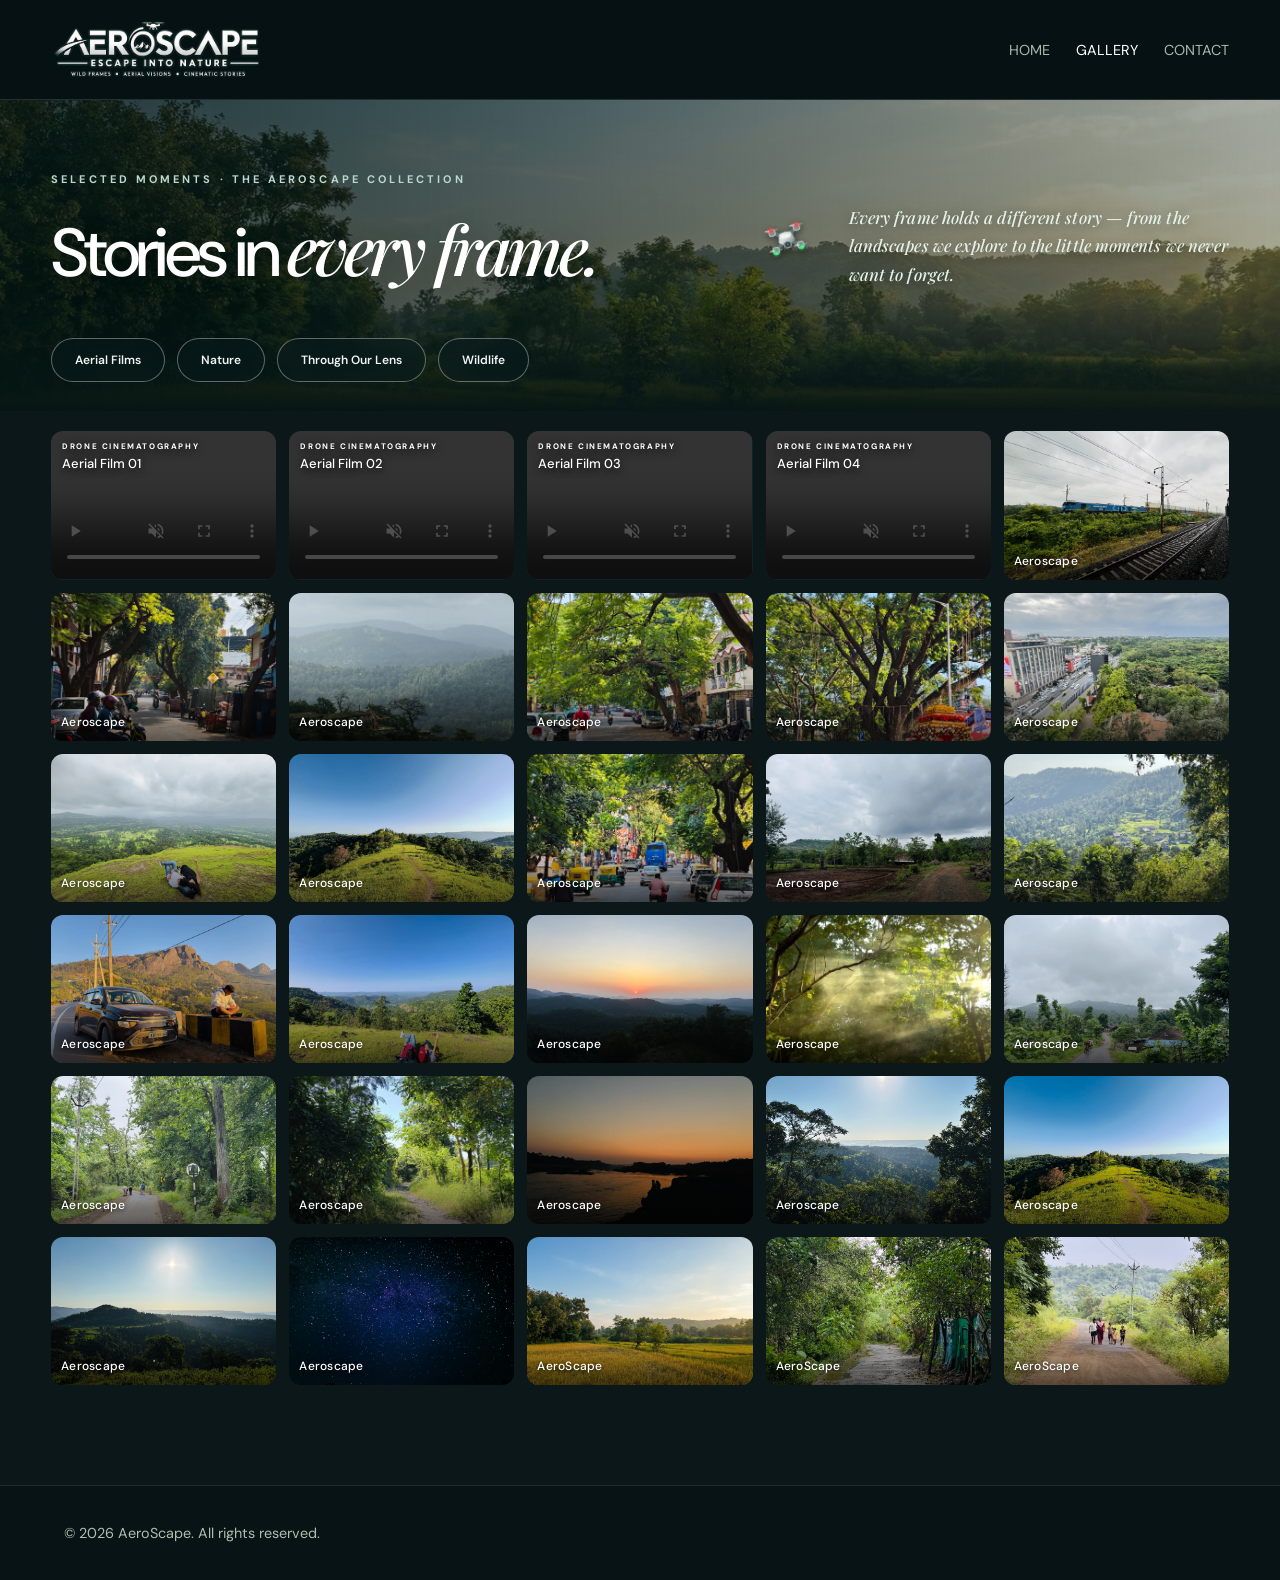
<file: gallery.html>
<!doctype html><html lang="en"><head><meta charset="utf-8"><meta name="viewport" content="width=device-width, initial-scale=1"><title>Nature, Travel &amp; Drone Photography Gallery | AeroScape</title><style>
@import url('https://fonts.googleapis.com/css2?family=DM+Sans:wght@400;500;600;700&family=Playfair+Display:ital,wght@0,500;1,500&display=swap');
:root{--dark:#192f25;--cream:#eef1e9;--muted:#718575}*{box-sizing:border-box}html{scroll-behavior:smooth}body{margin:0;background:var(--cream);color:#1a2c22;font-family:'DM Sans',Arial,sans-serif}header{background:#192f25;color:#eaf2e8;min-height:76px;display:flex;align-items:center;justify-content:space-between;padding:16px clamp(22px,5vw,80px)}.brand{font-weight:600;font-size:24px;letter-spacing:.28em}.brand small{display:block;font-size:9px;letter-spacing:.31em;color:#b3c4b1;margin-top:4px}nav{display:flex;gap:26px;font-size:12px;color:#d5e2d2}nav span{opacity:.8}.hero{padding:clamp(60px,8vw,118px) clamp(22px,5vw,80px) 48px;max-width:1700px;margin:auto}.eyebrow{font-size:11px;font-weight:700;letter-spacing:.28em;color:#758b72}.headrow{display:flex;justify-content:space-between;align-items:end;gap:32px}.headrow h1{font-size:clamp(48px,6.7vw,104px);font-weight:500;letter-spacing:-.075em;line-height:1.02;margin:24px 0 12px}.headrow h1 em{font-family:'Playfair Display',Georgia,serif;font-weight:500;letter-spacing:-.07em}.headrow p{max-width:260px;line-height:1.8;color:#708074;font-size:14px;margin-bottom:20px}.filters{display:flex;flex-wrap:wrap;gap:9px;margin-top:44px}.filters button{border:1px solid #cdd9cc;background:transparent;color:#4c6552;border-radius:50px;padding:13px 21px;font:600 12px 'DM Sans',Arial;cursor:pointer}.filters button.active,.filters button:hover{background:#1b3528;color:white;border-color:#1b3528}.gallery{max-width:1700px;margin:auto;padding:0 clamp(22px,5vw,80px) 95px;display:grid;grid-template-columns:repeat(3,minmax(0,1fr));gap:15px}.tile{min-width:0;position:relative;background:#d7e1d5;overflow:hidden;border-radius:3px;aspect-ratio:4/4.5;cursor:pointer}.tile:nth-child(7n+1){grid-column:span 2;aspect-ratio:1.65}.tile img,.tile video{width:100%;height:100%;object-fit:cover;display:block;transition:transform .5s ease}.tile:hover img{transform:scale(1.045)}.tile-info{position:absolute;inset:auto 0 0;padding:14px 18px;color:#fff;background:none;display:block;pointer-events:none;text-shadow:0 1px 5px rgba(0,0,0,.85)}.tile-info span,.film-title span{font-size:10px;font-weight:700;letter-spacing:.2em}.tile-info strong{font-size:14px;font-weight:500;letter-spacing:.02em}.film-title strong{font-size:clamp(18px,2vw,25px);font-weight:500}.tile-info .arrow{position:absolute;right:25px;bottom:26px;font-size:24px}.film{aspect-ratio:1.2;background:#0c1e17;cursor:default}.film video{object-fit:contain}.film-title{position:absolute;top:15px;left:15px;color:white;text-shadow:0 2px 10px #000;pointer-events:none;display:flex;flex-direction:column;gap:6px}.empty{grid-column:1/-1;padding:100px 20px;text-align:center;background:#e2e9df}.empty h2{font:italic 52px 'Playfair Display',Georgia,serif;margin:0 0 15px}.empty p{color:#657568}.hide{display:none!important}footer{padding:38px clamp(22px,5vw,80px);background:#192f25;color:#aebfaf;font-size:12px;display:flex;justify-content:space-between}.overlay{position:fixed;inset:0;background:rgba(9,21,15,.96);display:none;align-items:center;justify-content:center;z-index:10;padding:48px 16px}.overlay.open{display:flex}.overlay img{max-height:87vh;max-width:95vw;object-fit:contain}.close{position:absolute;top:18px;right:25px;border:0;background:none;color:white;font-size:38px;cursor:pointer}@media(max-width:900px){.gallery{grid-template-columns:repeat(2,minmax(0,1fr))}.tile:nth-child(7n+1){grid-column:span 1;aspect-ratio:4/4.5}.headrow{align-items:start;flex-direction:column;gap:0}.headrow p{max-width:520px}}@media(max-width:570px){header{padding:16px 20px}.brand{font-size:18px}nav{gap:12px;font-size:10px}.hero{padding-top:58px}.headrow h1{font-size:clamp(46px,11vw,68px)}.filters{gap:7px;margin-top:28px}.filters button{font-size:11px;padding:11px 13px}.gallery{grid-template-columns:repeat(2,minmax(0,1fr));gap:8px;padding-bottom:60px}.tile,.tile:nth-child(7n+1){aspect-ratio:3/4}.tile-info{padding:45px 10px 12px}.tile-info span{font-size:8px}.tile-info strong{font-size:13px}.tile-info .arrow{display:none}.film-title{left:8px;top:10px}.film-title span{font-size:8px}.film-title strong{font-size:14px}.empty h2{font-size:40px}footer{gap:12px;flex-direction:column}}
nav a{color:inherit;text-decoration:none;opacity:.8}nav a:hover{opacity:1;color:#fff}/* AeroScape dark cinematic gallery */
:root{--dark:#0b1718;--cream:#0b1718;--muted:#a7b6b4}
body{background:#0b1718;color:#f1f6f4}
header{background:rgba(6,18,21,.94);border-bottom:1px solid rgba(255,255,255,.12);position:relative;z-index:2}
.hero{max-width:none;padding-top:clamp(90px,12vw,160px);padding-bottom:64px;position:relative;isolation:isolate}
.hero::before{content:"";position:absolute;inset:0;z-index:-2;background:url('gallery-background.jpeg') center 44%/cover no-repeat}
.hero::after{content:"";position:absolute;inset:0;z-index:-1;background:linear-gradient(180deg,rgba(4,15,18,.44) 0%,rgba(5,19,22,.64) 52%,#0b1718 100%)}
.hero>.eyebrow,.hero>.headrow,.hero>.filters{max-width:1540px;margin-left:auto;margin-right:auto}
.eyebrow{color:#b9d9d0}
.headrow h1{color:#fff;text-shadow:0 3px 30px rgba(0,0,0,.2)}
.headrow p{color:#d4dfdd}
.filters button{background:rgba(9,27,31,.46);border-color:rgba(255,255,255,.35);color:#edf5f3;backdrop-filter:blur(10px)}
.filters button.active,.filters button:hover{background:#e6f2ef;border-color:#e6f2ef;color:#102a2b}
.gallery{background:#0b1718}
.tile{background:#183037;border-radius:14px;box-shadow:0 12px 30px rgba(0,0,0,.2)}
.tile-info{background:linear-gradient(transparent,rgba(0,0,0,.58));color:#fff}
.film{background:#102328}
.film video{background:#102328}
.empty{background:#12292a;color:#fff;border-radius:16px}
.empty p{color:#bfd0cd}
footer{background:#071314;border-top:1px solid rgba(255,255,255,.1)}
.brand{display:flex;align-items:center;min-width:0;text-decoration:none}.brand img{display:block;width:clamp(220px,29vw,420px);max-width:100%;height:auto;max-height:90px;object-fit:contain;object-position:left center}header{min-height:106px;gap:24px}@media(max-width:570px){header{min-height:76px;gap:10px}.brand img{width:clamp(145px,43vw,225px);max-height:65px}nav{gap:10px}} .brand img{width:clamp(300px,42vw,570px);max-height:132px}header{min-height:148px}@media(max-width:570px){header{min-height:92px}.brand img{width:clamp(175px,51vw,285px);max-height:82px}} /* Larger gallery header navigation and footer copyright */
@media(min-width:761px){header nav{font-size:14.4px;gap:26px}footer{font-size:14.4px}}
@media(max-width:760px){header nav{font-size:14.4px;gap:15px}footer{font-size:14.4px}}
/* Gallery editorial caption: 1.2x size with elegant contrasting typography */
.headrow p{font-family:'Playfair Display',Georgia,serif;font-size:16.8px;font-style:italic;font-weight:500;line-height:1.7;letter-spacing:.005em;color:#e6f1e8;max-width:360px;text-shadow:0 2px 12px rgba(0,0,0,.35)}
@media(max-width:570px){.headrow p{font-size:16.8px;max-width:100%;line-height:1.6}}

/* Final approved compact cinematic gallery, using only AeroScape original media */
header{min-height:96px;padding:12px clamp(20px,4vw,65px);background:rgba(5,17,19,.88)}
.brand img{width:clamp(210px,24vw,330px);max-height:75px}
.hero{padding:72px clamp(20px,4vw,65px) 24px}
.hero::before{background-position:center 47%}
.hero::after{background:linear-gradient(90deg,rgba(2,15,17,.88),rgba(2,15,17,.43) 60%,rgba(2,15,17,.18)),linear-gradient(180deg,rgba(2,15,17,.1),#0b1718 100%)}
.hero>.eyebrow,.hero>.headrow,.hero>.filters{max-width:1540px}
.headrow{align-items:center}
.headrow h1{font-size:clamp(44px,5.3vw,79px);letter-spacing:-.055em;margin:20px 0 12px}
.headrow p{max-width:380px}
.filters{margin-top:30px;margin-bottom:5px;gap:12px}
.filters button{padding:13px 23px;border-radius:999px}
.gallery{max-width:none;grid-template-columns:repeat(5,minmax(0,1fr));gap:13px;padding:20px clamp(20px,4vw,65px) 100px}
.tile,.tile:nth-child(7n+1),.film{grid-column:auto;aspect-ratio:1.52;border-radius:12px;box-shadow:none;min-height:0}
.tile img,.tile video{object-fit:cover}
.film video{object-fit:cover}
.film-title{left:11px;top:10px;gap:4px}
.film-title span{font-size:8px}
.film-title strong{font-size:13px}
.tile-info{padding:30px 10px 10px}
.tile-info strong{font-size:12px}
.film video::-webkit-media-controls-panel{opacity:.7}
@media(max-width:1150px){.gallery{grid-template-columns:repeat(4,minmax(0,1fr))}}
@media(max-width:850px){.gallery{grid-template-columns:repeat(3,minmax(0,1fr))}.headrow{align-items:start;flex-direction:column}.headrow p{max-width:650px}}
@media(max-width:570px){header{min-height:84px;padding:12px 17px}.brand img{width:clamp(160px,48vw,230px);max-height:62px}header nav{font-size:11px;gap:12px}.hero{padding:55px 18px 20px}.headrow h1{font-size:clamp(40px,9vw,55px)}.filters{gap:8px;margin-top:24px}.filters button{padding:10px 14px;font-size:11px}.gallery{grid-template-columns:repeat(2,minmax(0,1fr));gap:9px;padding:12px 15px 65px}.tile,.tile:nth-child(7n+1),.film{aspect-ratio:1.12}.film-title strong{font-size:11px}.film-title span{font-size:7px}}
/* Trial background: original golden-field photograph, with readable text */
.hero::before{background-image:url('Image-36609.jpg');background-position:center 58%;background-size:cover}
.hero::after{background:linear-gradient(90deg,rgba(3,21,18,.79) 0%,rgba(3,21,18,.58) 44%,rgba(3,21,18,.27) 100%),linear-gradient(180deg,rgba(3,21,18,.08) 0%,rgba(3,21,18,.12) 65%,#0b1718 100%)}
</style><meta name="description" content="Explore AeroScape nature, travel and drone photography in India, including landscapes and aerial perspectives."><link rel="canonical" href="https://aeroscape.pages.dev/gallery.html"></head><body><header><a class="brand" href="index.html" aria-label="AeroScape home"><img src="AeroScape-Corrected-Logo.png" alt="AeroScape — Escape Into Nature"></a><nav><a href="index.html">HOME</a><span style="opacity:1;color:white">GALLERY</span><a href="index.html#contact">CONTACT</a></nav></header><main><section class="hero"><div class="eyebrow">SELECTED MOMENTS · THE AEROSCAPE COLLECTION</div><div class="headrow"><h1>Stories in <em>every frame.</em></h1><p>Every frame holds a different story — from the landscapes we explore to the little moments we never want to forget.</p></div><div class="filters"><button data-filter="aerial">Aerial Films</button><button data-filter="nature">Nature</button><button data-filter="lens">Through Our Lens</button><button data-filter="wildlife">Wildlife</button></div></section><section class="gallery" id="gallery"><article class="tile film" data-category="aerial"><video preload="metadata" muted playsinline controls controlsList="nodownload" disablePictureInPicture src="aerial-film-1.mp4"></video><div class="film-title"><span>DRONE CINEMATOGRAPHY</span><strong>Aerial Film 01</strong></div></article>
<article class="tile film" data-category="aerial"><video preload="metadata" muted playsinline controls controlsList="nodownload" disablePictureInPicture src="aerial-film-2.mp4"></video><div class="film-title"><span>DRONE CINEMATOGRAPHY</span><strong>Aerial Film 02</strong></div></article>
<article class="tile film" data-category="aerial"><video preload="metadata" muted playsinline controls controlsList="nodownload" disablePictureInPicture src="aerial-film-3.mp4"></video><div class="film-title"><span>DRONE CINEMATOGRAPHY</span><strong>Aerial Film 03</strong></div></article>
<article class="tile film" data-category="aerial"><video preload="metadata" muted playsinline controls controlsList="nodownload" disablePictureInPicture src="aerial-film-4.mp4"></video><div class="film-title"><span>DRONE CINEMATOGRAPHY</span><strong>Aerial Film 04</strong></div></article><article class="tile photo" data-category="nature" tabindex="0" data-src="photo-01.webp"><img loading="lazy" src="photo-01.webp" alt="AeroScape original photograph 1"><div class="tile-info"><strong>Aeroscape</strong></div></article>
<article class="tile photo" data-category="lens" tabindex="0" data-src="photo-02.webp"><img loading="lazy" src="photo-02.webp" alt="AeroScape original photograph 2"><div class="tile-info"><strong>Aeroscape</strong></div></article>
<article class="tile photo" data-category="nature" tabindex="0" data-src="photo-03.webp"><img loading="lazy" src="photo-03.webp" alt="AeroScape original photograph 3"><div class="tile-info"><strong>Aeroscape</strong></div></article>
<article class="tile photo" data-category="lens" tabindex="0" data-src="photo-04.webp"><img loading="lazy" src="photo-04.webp" alt="AeroScape original photograph 4"><div class="tile-info"><strong>Aeroscape</strong></div></article>
<article class="tile photo" data-category="lens" tabindex="0" data-src="photo-05.webp"><img loading="lazy" src="photo-05.webp" alt="AeroScape original photograph 5"><div class="tile-info"><strong>Aeroscape</strong></div></article>
<article class="tile photo" data-category="lens" tabindex="0" data-src="photo-06.webp"><img loading="lazy" src="photo-06.webp" alt="AeroScape original photograph 6"><div class="tile-info"><strong>Aeroscape</strong></div></article>
<article class="tile photo" data-category="nature" tabindex="0" data-src="photo-07.webp"><img loading="lazy" src="photo-07.webp" alt="AeroScape original photograph 7"><div class="tile-info"><strong>Aeroscape</strong></div></article>
<article class="tile photo" data-category="nature" tabindex="0" data-src="photo-08.webp"><img loading="lazy" src="photo-08.webp" alt="AeroScape original photograph 8"><div class="tile-info"><strong>Aeroscape</strong></div></article>


<article class="tile photo" data-category="lens" tabindex="0" data-src="photo-11.webp"><img loading="lazy" src="photo-11.webp" alt="AeroScape original photograph 11"><div class="tile-info"><strong>Aeroscape</strong></div></article>
<article class="tile photo" data-category="nature" tabindex="0" data-src="photo-12.webp"><img loading="lazy" src="photo-12.webp" alt="AeroScape original photograph 12"><div class="tile-info"><strong>Aeroscape</strong></div></article>
<article class="tile photo" data-category="nature" tabindex="0" data-src="photo-13.webp"><img loading="lazy" src="photo-13.webp" alt="AeroScape original photograph 13"><div class="tile-info"><strong>Aeroscape</strong></div></article>
<article class="tile photo" data-category="nature" tabindex="0" data-src="photo-14.webp"><img loading="lazy" src="photo-14.webp" alt="AeroScape original photograph 14"><div class="tile-info"><strong>Aeroscape</strong></div></article>
<article class="tile photo" data-category="nature" tabindex="0" data-src="photo-15.webp"><img loading="lazy" src="photo-15.webp" alt="AeroScape original photograph 15"><div class="tile-info"><strong>Aeroscape</strong></div></article>
<article class="tile photo" data-category="nature" tabindex="0" data-src="photo-16.webp"><img loading="lazy" src="photo-16.webp" alt="AeroScape original photograph 16"><div class="tile-info"><strong>Aeroscape</strong></div></article>

<article class="tile photo" data-category="lens" tabindex="0" data-src="photo-18.webp"><img loading="lazy" src="photo-18.webp" alt="AeroScape original photograph 18"><div class="tile-info"><strong>Aeroscape</strong></div></article>
<article class="tile photo" data-category="nature" tabindex="0" data-src="photo-19.webp"><img loading="lazy" src="photo-19.webp" alt="AeroScape original photograph 19"><div class="tile-info"><strong>Aeroscape</strong></div></article>
<article class="tile photo" data-category="nature" tabindex="0" data-src="photo-20.webp"><img loading="lazy" src="photo-20.webp" alt="AeroScape original photograph 20"><div class="tile-info"><strong>Aeroscape</strong></div></article>
<article class="tile photo" data-category="nature" tabindex="0" data-src="photo-21.webp"><img loading="lazy" src="photo-21.webp" alt="AeroScape original photograph 21"><div class="tile-info"><strong>Aeroscape</strong></div></article>
<article class="tile photo" data-category="nature" tabindex="0" data-src="photo-22.webp"><img loading="lazy" src="photo-22.webp" alt="AeroScape original photograph 22"><div class="tile-info"><strong>Aeroscape</strong></div></article><article class="tile photo" data-category="nature" tabindex="0" data-src="photo-23.jpeg"><img loading="lazy" src="photo-23.jpeg" alt="Sunlit forest valley"><div class="tile-info"><strong>Aeroscape</strong></div></article>
<article class="tile photo" data-category="nature" tabindex="0" data-src="photo-24.jpeg"><img loading="lazy" src="photo-24.jpeg" alt="Green hilltop trail"><div class="tile-info"><strong>Aeroscape</strong></div></article>
<article class="tile photo" data-category="lens" tabindex="0" data-src="photo-25.jpeg"><img loading="lazy" src="photo-25.jpeg" alt="Mountain landscape"><div class="tile-info"><strong>Aeroscape</strong></div></article>
<article class="tile photo" data-category="lens" tabindex="0" data-src="photo-26.jpeg"><img loading="lazy" src="photo-26.jpeg" alt="Star-filled night sky"><div class="tile-info"><strong>Aeroscape</strong></div></article><article class="tile photo" data-category="nature" tabindex="0" data-src="Image-36609.jpg"><img loading="lazy" src="Image-36609.jpg" alt="Golden field and countryside landscape"><div class="tile-info"><strong>AeroScape</strong></div></article>
<article class="tile photo" data-category="nature" tabindex="0" data-src="Image-33515.jpg"><img loading="lazy" src="Image-33515.jpg" alt="Rainy green forest pathway"><div class="tile-info"><strong>AeroScape</strong></div></article>
<article class="tile photo" data-category="nature" tabindex="0" data-src="Image-53088.jpg"><img loading="lazy" src="Image-53088.jpg" alt="Village road through the forest"><div class="tile-info"><strong>AeroScape</strong></div></article><div class="empty hide" id="empty"><h2>Coming soon.</h2><p>Our wildlife stories are yet to unfold.</p></div></section></main><footer><span>© 2026 AeroScape. All rights reserved.</span></footer><div class="overlay" id="overlay" role="dialog" aria-label="Photo preview"><button class="close" id="close" aria-label="Close">×</button><img id="large" alt="Enlarged AeroScape photograph"></div><script>
const buttons=[...document.querySelectorAll('[data-filter]')],tiles=[...document.querySelectorAll('[data-category]')],empty=document.getElementById('empty');function filter(c){buttons.forEach(b=>b.classList.toggle('active',b.dataset.filter===c));tiles.forEach(t=>t.classList.toggle('hide',c!=='all'&&t.dataset.category!==c));empty.classList.toggle('hide',c!=='wildlife');document.querySelectorAll('video').forEach(v=>{if(c!=='all'&&c!=='aerial')v.pause()})}buttons.forEach(b=>b.addEventListener('click',()=>filter(b.dataset.filter)));const requestedCategory=new URLSearchParams(window.location.search).get('category');if(['aerial','nature','lens','wildlife'].includes(requestedCategory)){filter(requestedCategory)}const overlay=document.getElementById('overlay'),large=document.getElementById('large');document.querySelectorAll('.photo').forEach(t=>{const show=()=>{large.src=t.dataset.src;overlay.classList.add('open')};t.addEventListener('click',show);t.addEventListener('keydown',e=>{if(e.key==='Enter')show()})});function close(){overlay.classList.remove('open');large.src=''}document.getElementById('close').onclick=close;overlay.addEventListener('click',e=>{if(e.target===overlay)close()});document.addEventListener('keydown',e=>{if(e.key==='Escape')close()});
document.querySelectorAll('.film video').forEach(v=>{v.muted=true;v.defaultMuted=true;v.volume=0;v.addEventListener('play',()=>{v.muted=true;v.volume=0});v.addEventListener('volumechange',()=>{if(!v.muted||v.volume!==0){v.muted=true;v.volume=0}})});
</script><script src="mini-drone.js?v=8" defer></script></body></html>
</file>
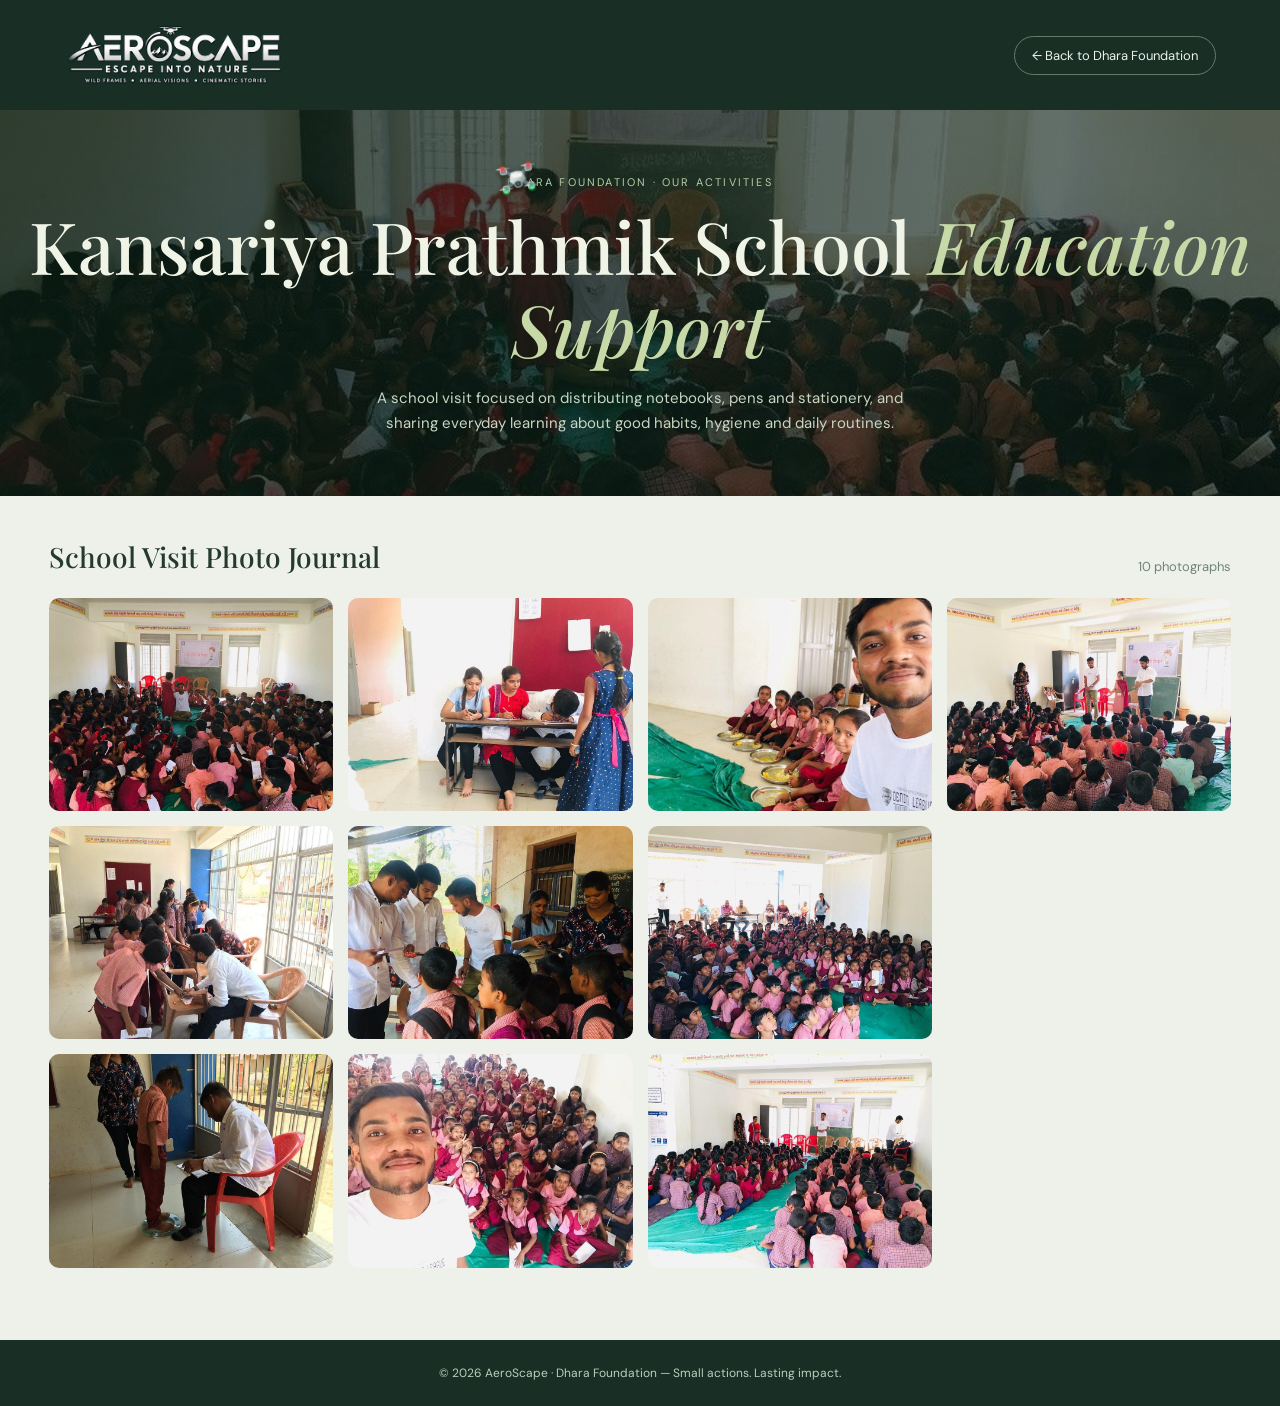
<file: kansariya-school.html>
<!doctype html>
<html lang="en"><head><meta charset="utf-8"><meta name="viewport" content="width=device-width,initial-scale=1"><meta name="description" content="See 10 photographs from Dhara Foundation's Kansariya Prathmik School visit, supporting education with stationery and hygiene awareness."><title>Kansariya Prathmik School Visit Photos | Dhara Foundation</title><link rel="preconnect" href="https://fonts.googleapis.com"><link rel="preconnect" href="https://fonts.gstatic.com" crossorigin><link href="https://fonts.googleapis.com/css2?family=DM+Sans:wght@400;500;600;700&family=Playfair+Display:wght@500;600&display=swap" rel="stylesheet"><style>
:root{--forest:#192f25;--cream:#eef1e9;--ink:#233a2c;--muted:#718575}*{box-sizing:border-box}html{scroll-behavior:smooth}body{margin:0;background:var(--cream);color:var(--ink);font-family:'DM Sans',Arial,sans-serif}a{color:inherit;text-decoration:none}button{font:inherit}header{background:var(--forest);color:#eaf2e8;display:flex;justify-content:space-between;align-items:center;gap:16px;padding:16px clamp(20px,5vw,76px)}.brand{font-family:'Playfair Display',Georgia,serif;font-size:27px;letter-spacing:.01em}.back{border:1px solid #647b69;border-radius:40px;padding:10px 17px;font-size:13px;transition:background .2s}.back:hover{background:#34503e}.hero{background:linear-gradient(90deg,rgba(8,28,18,.78),rgba(8,28,18,.58)),url('assets/dhara/kansariya-school/photo-01.jpg') center 48%/cover no-repeat;color:#f0f4e7;text-align:center;padding:65px 20px 59px}.eyebrow{letter-spacing:.2em;font-size:11px;color:#b5cfa5;margin:0 0 15px}.hero h1{font-family:'Playfair Display',Georgia,serif;font-size:clamp(38px,6vw,72px);line-height:1.15;font-weight:500;margin:0 0 16px}.hero h1 em{font-weight:500;color:#c6d9a7}.hero p:last-child{color:#c8d6c4;font-size:15px;max-width:580px;margin:0 auto;line-height:1.7}.gallery{max-width:1450px;margin:auto;padding:42px clamp(14px,3.8vw,58px) 72px}.gallery-top{display:flex;justify-content:space-between;align-items:end;gap:15px;margin-bottom:23px}.gallery-top h2{font-family:'Playfair Display',Georgia,serif;font-weight:500;font-size:28px;margin:0}.gallery-top span{font-size:13px;color:var(--muted)}.photos{columns:4 220px;column-gap:15px}.photo{display:block;position:relative;width:100%;margin:0 0 15px;padding:0;border:0;border-radius:10px;overflow:hidden;background:#d7e0d4;cursor:zoom-in;break-inside:avoid;text-align:left}.photo img{display:block;width:100%;height:auto;transition:transform .35s,filter .35s}.photo:hover img{transform:scale(1.035);filter:brightness(.8)}.photo span{position:absolute;bottom:14px;left:14px;color:white;font-size:10px;font-weight:700;letter-spacing:.12em;opacity:0;transition:opacity .2s}.photo:hover span,.photo:focus-visible span{opacity:1}.photo:focus-visible{outline:3px solid #86b779;outline-offset:3px}.lightbox{width:min(1200px,97vw);max-width:none;max-height:96vh;background:#0c1710;color:#fff;border:1px solid #415d49;border-radius:13px;padding:15px}.lightbox::backdrop{background:rgba(0,0,0,.91)}.lightbox-top{display:flex;align-items:center;justify-content:space-between;margin-bottom:10px;gap:10px}.lightbox-top p{margin:0;color:#cadacb;font-size:13px}.close{width:38px;height:38px;border:1px solid #5b7662;background:#243f2c;border-radius:50%;color:white;font-size:25px;cursor:pointer}.stage{display:flex;align-items:center;justify-content:space-between;gap:9px}.stage img{display:block;max-width:calc(100% - 100px);max-height:78vh;width:auto;height:auto;margin:auto;object-fit:contain}.nav{border:1px solid #5b7662;border-radius:50%;background:#27432f;color:white;font-size:30px;width:41px;height:41px;flex:none;cursor:pointer}footer{background:var(--forest);color:#bdcdbd;text-align:center;padding:25px 16px;font-size:12px}@media(max-width:600px){header{padding:13px 16px}.brand{font-size:22px}.back{font-size:11px;padding:9px 12px}.hero{padding:47px 16px}.gallery{padding:26px 12px 50px}.photos{columns:2 145px;column-gap:9px}.photo{margin-bottom:9px;border-radius:7px}.stage{gap:3px}.stage img{max-width:calc(100% - 68px);max-height:75vh}.nav{width:29px;height:36px;font-size:24px}.lightbox{padding:8px}}
header .brand img{display:block;width:clamp(175px,24vw,320px);max-height:78px;height:auto;object-fit:contain;object-position:left center}header .brand{display:flex;align-items:center}@media(max-width:600px){header .brand img{width:clamp(145px,42vw,210px);max-height:62px}}</style><link rel="canonical" href="https://aeroscape.pages.dev/kansariya-school.html"></head><body><header><a class="brand" href="index.html" aria-label="AeroScape homepage"><img src="AeroScape-Corrected-Logo.png" alt="AeroScape — Escape Into Nature"></a><a class="back" href="index.html#dhara">← Back to Dhara Foundation</a></header><main><section class="hero"><p class="eyebrow">DHARA FOUNDATION · OUR ACTIVITIES</p><h1>Kansariya Prathmik School <em>Education Support</em></h1><p>A school visit focused on distributing notebooks, pens and stationery, and sharing everyday learning about good habits, hygiene and daily routines.</p></section><section class="gallery" aria-labelledby="photos-title"><div class="gallery-top"><h2 id="photos-title">School Visit Photo Journal</h2><span>10 photographs</span></div><div class="photos"><button class="photo" type="button" data-index="0" aria-label="Open Kansariya Prathmik School photograph 1"><img src="assets/dhara/kansariya-school/photo-01.jpg" alt="Kansariya Prathmik School education support activity — photograph 1" loading="eager" decoding="async"><span>VIEW PHOTO ↗</span></button>
<button class="photo" type="button" data-index="1" aria-label="Open Kansariya Prathmik School photograph 2"><img src="assets/dhara/kansariya-school/photo-02.jpg" alt="Kansariya Prathmik School education support activity — photograph 2" loading="eager" decoding="async"><span>VIEW PHOTO ↗</span></button>
<button class="photo" type="button" data-index="2" aria-label="Open Kansariya Prathmik School photograph 3"><img src="assets/dhara/kansariya-school/photo-03.jpg" alt="Kansariya Prathmik School education support activity — photograph 3" loading="eager" decoding="async"><span>VIEW PHOTO ↗</span></button>
<button class="photo" type="button" data-index="3" aria-label="Open Kansariya Prathmik School photograph 4"><img src="assets/dhara/kansariya-school/photo-04.jpg" alt="Kansariya Prathmik School education support activity — photograph 4" loading="eager" decoding="async"><span>VIEW PHOTO ↗</span></button>
<button class="photo" type="button" data-index="4" aria-label="Open Kansariya Prathmik School photograph 5"><img src="assets/dhara/kansariya-school/photo-05.jpg" alt="Kansariya Prathmik School education support activity — photograph 5" loading="eager" decoding="async"><span>VIEW PHOTO ↗</span></button>
<button class="photo" type="button" data-index="5" aria-label="Open Kansariya Prathmik School photograph 6"><img src="assets/dhara/kansariya-school/photo-06.jpg" alt="Kansariya Prathmik School education support activity — photograph 6" loading="eager" decoding="async"><span>VIEW PHOTO ↗</span></button>
<button class="photo" type="button" data-index="6" aria-label="Open Kansariya Prathmik School photograph 7"><img src="assets/dhara/kansariya-school/photo-07.jpg" alt="Kansariya Prathmik School education support activity — photograph 7" loading="lazy" decoding="async"><span>VIEW PHOTO ↗</span></button>
<button class="photo" type="button" data-index="7" aria-label="Open Kansariya Prathmik School photograph 8"><img src="assets/dhara/kansariya-school/photo-08.jpg" alt="Kansariya Prathmik School education support activity — photograph 8" loading="lazy" decoding="async"><span>VIEW PHOTO ↗</span></button>
<button class="photo" type="button" data-index="8" aria-label="Open Kansariya Prathmik School photograph 9"><img src="assets/dhara/kansariya-school/photo-09.jpg" alt="Kansariya Prathmik School education support activity — photograph 9" loading="lazy" decoding="async"><span>VIEW PHOTO ↗</span></button>
<button class="photo" type="button" data-index="9" aria-label="Open Kansariya Prathmik School photograph 10"><img src="assets/dhara/kansariya-school/photo-10.jpg" alt="Kansariya Prathmik School education support activity — photograph 10" loading="lazy" decoding="async"><span>VIEW PHOTO ↗</span></button></div></section></main><footer>© 2026 AeroScape · Dhara Foundation — Small actions. Lasting impact.</footer><dialog class="lightbox" id="lightbox" aria-label="Kansariya Prathmik School photograph viewer"><div class="lightbox-top"><p id="counter" aria-live="polite">Photo 1 of 10</p><button class="close" type="button" id="close" aria-label="Close photograph">×</button></div><div class="stage"><button class="nav" id="prev" type="button" aria-label="Previous photograph">‹</button><img id="large" alt="Kansariya Prathmik School cleanup photograph"><button class="nav" id="next" type="button" aria-label="Next photograph">›</button></div></dialog><script>
(()=>{'use strict';const photos=[...document.querySelectorAll('.photo')],dialog=document.getElementById('lightbox'),large=document.getElementById('large'),counter=document.getElementById('counter');let current=0;const url=i=>'assets/dhara/kansariya-school/photo-'+String(i+1).padStart(2,'0')+'.jpg';function show(i){current=(i+photos.length)%photos.length;large.src=url(current);large.alt='Kansariya Prathmik School cleanup photograph '+(current+1);counter.textContent='Photo '+(current+1)+' of '+photos.length;const preload=new Image();preload.src=url((current+1)%photos.length)}photos.forEach((p,i)=>p.addEventListener('click',()=>{show(i);dialog.showModal()}));document.getElementById('close').addEventListener('click',()=>dialog.close());document.getElementById('prev').addEventListener('click',()=>show(current-1));document.getElementById('next').addEventListener('click',()=>show(current+1));dialog.addEventListener('keydown',e=>{if(e.key==='ArrowLeft'){e.preventDefault();show(current-1)}else if(e.key==='ArrowRight'){e.preventDefault();show(current+1)}});dialog.addEventListener('click',e=>{if(e.target===dialog)dialog.close()})})();
</script><script src="mini-drone.js?v=8" defer></script></body></html>
</file>
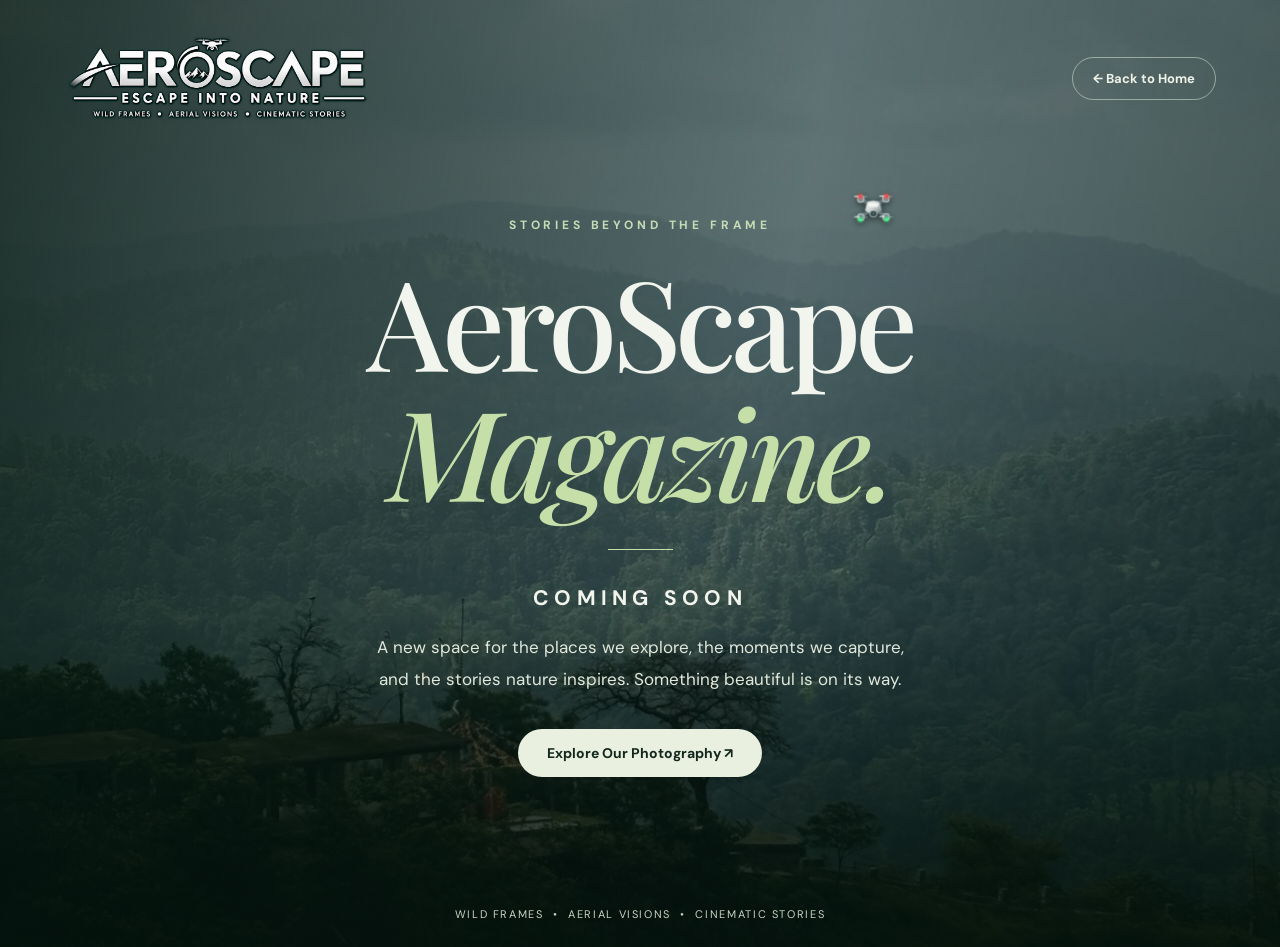
<file: magazine.html>
<!doctype html>
<html lang="en">
<head>
<meta charset="utf-8"><meta name="viewport" content="width=device-width, initial-scale=1">
<meta name="theme-color" content="#091b14">
<meta name="description" content="AeroScape Magazine — coming soon. A new collection of stories from nature, travel, landscapes and the skies above.">
<title>AeroScape Magazine | Coming Soon</title>
<link rel="canonical" href="https://aeroscape.pages.dev/magazine.html">
<link rel="preconnect" href="https://fonts.googleapis.com">
<link rel="preconnect" href="https://fonts.gstatic.com" crossorigin>
<link href="https://fonts.googleapis.com/css2?family=DM+Sans:wght@400;500;600;700&family=Playfair+Display:ital,wght@0,500;1,500&display=swap" rel="stylesheet">
<style>
:root{color-scheme:dark}*{box-sizing:border-box}html,body{margin:0;min-height:100%;font-family:'DM Sans',sans-serif}body{background:#10251b;color:#f2f5ed}main{min-height:100svh;position:relative;isolation:isolate;display:flex;flex-direction:column;background:linear-gradient(100deg,rgba(5,24,17,.85),rgba(5,24,17,.46) 58%,rgba(5,24,17,.65)),url('gallery-background.jpeg') center center/cover no-repeat}main:after{content:"";position:absolute;inset:0;z-index:-1;background:linear-gradient(0deg,rgba(4,17,12,.78),transparent 35%)}header{display:flex;align-items:center;justify-content:space-between;gap:18px;padding:24px clamp(22px,5vw,80px)}.logo{display:block;width:clamp(175px,27vw,310px);height:auto}.back{border:1px solid rgba(230,244,221,.5);padding:12px 20px;border-radius:999px;color:#eef3e9;text-decoration:none;font-size:13px;font-weight:700;transition:background .2s}.back:hover{background:rgba(255,255,255,.14)}.content{flex:1;display:flex;flex-direction:column;align-items:center;justify-content:center;text-align:center;padding:60px 22px 110px}.eyebrow{font-size:12px;letter-spacing:.32em;font-weight:700;color:#c6dcb5;margin:0 0 22px}.content h1{font-family:'Playfair Display',Georgia,serif;font-size:clamp(54px,10vw,125px);line-height:1.04;font-weight:500;letter-spacing:-.045em;margin:0}.content h1 em{color:#c6dfa9;font-weight:500}.line{width:65px;height:1px;background:#c5dfa8;margin:34px auto}.soon{font-size:clamp(16px,2vw,21px);font-weight:700;letter-spacing:.25em;margin:0 0 19px}.desc{max-width:530px;line-height:1.9;font-size:clamp(14px,1.6vw,17px);color:#e0e8db;margin:0 0 34px}.button{display:inline-block;text-decoration:none;background:#eaf0df;color:#13271c;border-radius:999px;padding:15px 29px;font-size:14px;font-weight:700}.button:hover{background:#d3e9b9}footer{padding:20px clamp(22px,5vw,80px) 26px;color:#c6d5c3;font-size:11px;letter-spacing:.15em;text-align:center}@media(max-width:600px){header{padding:20px}.back{padding:10px 13px;font-size:12px}.content{padding-bottom:70px}.eyebrow{letter-spacing:.22em}}
</style>
</head>
<body><main>
<header><a href="index.html" aria-label="Return to AeroScape homepage"><img class="logo" src="AeroScape-Corrected-Logo.png" alt="AeroScape — Escape Into Nature"></a><a class="back" href="index.html">← Back to Home</a></header>
<section class="content" aria-labelledby="magazine-title">
<p class="eyebrow">STORIES BEYOND THE FRAME</p>
<h1 id="magazine-title">AeroScape<br><em>Magazine.</em></h1>
<div class="line" aria-hidden="true"></div>
<p class="soon">COMING SOON</p>
<p class="desc">A new space for the places we explore, the moments we capture, and the stories nature inspires. Something beautiful is on its way.</p>
<a class="button" href="index.html#work">Explore Our Photography ↗</a>
</section>
<footer>WILD FRAMES &nbsp;•&nbsp; AERIAL VISIONS &nbsp;•&nbsp; CINEMATIC STORIES</footer>
</main><script src="mini-drone.js?v=8" defer></script></body></html>
</file>
<file: style.css>
:root{--ink:#16231d;--cream:#f6f6f0;--muted:#7e8b82;--green:#c8e4a2}*{box-sizing:border-box}html{scroll-behavior:smooth}body{margin:0;background:var(--cream);color:var(--ink);font-family:'DM Sans',sans-serif}a{color:inherit;text-decoration:none}button{font:inherit;cursor:pointer}.header{height:78px;padding:0 5.4%;display:flex;align-items:center;justify-content:space-between;background:#f8f9f4;position:relative;z-index:10}.brand{display:flex;align-items:center;gap:11px;font-family:Manrope,sans-serif;font-size:13px;font-weight:800;letter-spacing:.19em}.brandmark{font-size:30px;font-weight:800;letter-spacing:-.12em;line-height:1}.dot{color:#6b966b}.header nav{display:flex;gap:38px;font-size:13px;font-weight:600}.header nav a:hover,.textlink:hover{color:#7c9f68}.navcta{background:#192b20;color:#fff;border-radius:50px;padding:13px 19px;font-size:12px;font-weight:700}.navcta span{margin-left:16px}.menu{display:none;border:0;background:none;font-size:25px}.hero{height:min(790px,calc(100svh - 78px));min-height:570px;position:relative;background:#243f28;overflow:hidden;color:#fff}.heroimg,.heroshade{position:absolute;inset:0;width:100%;height:100%;object-fit:cover}.heroimg{object-position:center 46%;filter:brightness(.8) saturate(.8)}.heroshade{background:linear-gradient(90deg,rgba(7,22,15,.76),rgba(7,22,15,.12) 85%),linear-gradient(0deg,rgba(7,22,15,.55),transparent 32%)}.hero-content{position:absolute;top:47%;left:8%;transform:translateY(-50%);max-width:770px}.eyebrow,.kicker{font-size:11px;font-weight:800;letter-spacing:.24em}.eyebrow{display:flex;align-items:center;gap:12px;color:#d5e8c8}.live-dot{width:7px;height:7px;border-radius:50%;background:#b3df88}.hero h1{font-family:Manrope,sans-serif;font-size:clamp(55px,7.4vw,112px);font-weight:600;letter-spacing:-.075em;line-height:1.08;margin:27px 0 22px}.hero h1 em,.section h2 em,.quote em{font-family:Georgia,serif;font-weight:400}.hero-content>p{font-size:17px;line-height:1.8;max-width:435px;color:#e6ece3}.hero-actions{display:flex;gap:35px;align-items:center;margin-top:33px}.button{display:inline-flex;align-items:center;gap:35px;padding:17px 23px;border-radius:50px;font-size:13px;font-weight:800}.button.light{background:#f4f5eb;color:#142019}.button.dark{background:#1c3023;color:#fff}.textlink{font-size:13px;font-weight:700}.textlink span{margin-left:8px}.hero-bottom{position:absolute;bottom:32px;left:8%;right:8%;display:flex;justify-content:space-between;font-size:10px;font-weight:800;letter-spacing:.2em;color:#e7ebde}.section{padding:120px 8%}.intro{display:grid;grid-template-columns:1.25fr .75fr;gap:12%;align-items:center}.kicker{color:#77916d;margin:0 0 26px}.section h2{font-family:Manrope,sans-serif;font-weight:600;letter-spacing:-.06em;line-height:1.17;font-size:clamp(38px,4.6vw,66px);margin:0}.intro h2 span{color:#819281}.intro-right>p{font-size:17px;line-height:1.9;color:#68766c}.chips{display:flex;flex-wrap:wrap;gap:10px;margin-top:24px}.chips span{border:1px solid #d7dfd3;border-radius:40px;padding:10px 13px;font-size:11px;font-weight:700}.work{background:#e9eee6}.section-top{display:flex;align-items:end;justify-content:space-between;gap:30px}.section-top>p{color:#7d897d;font-size:13px}.filters{display:flex;gap:8px;margin:38px 0 24px}.filters button{border:1px solid #cdd7cb;background:transparent;border-radius:40px;padding:11px 17px;color:#657565;font-size:12px;font-weight:700}.filters button.active{background:#1c3023;color:#fff;border-color:#1c3023}.filters span{opacity:.5;margin-left:8px}.gallery{display:grid;grid-template-columns:1.1fr 1fr;grid-template-rows:310px 310px 310px;gap:16px}.tile{position:relative;overflow:hidden;border:0;padding:0;text-align:left;background:#334d34;color:#fff;display:block;min-width:0}.tile.tall{grid-row:span 2}.tile.wide{grid-column:span 2}.tile img{width:100%;height:100%;object-fit:cover;transition:transform .6s ease}.tile:hover img{transform:scale(1.045)}.tile:after{content:'';position:absolute;inset:35% 0 0;background:linear-gradient(transparent,rgba(0,0,0,.68))}.tile-info{position:absolute;z-index:1;bottom:25px;left:28px;right:26px;display:flex;flex-direction:column;gap:8px}.tile-info small{font-size:10px;letter-spacing:.18em;font-weight:700}.tile-info strong{font-family:Manrope,sans-serif;font-size:23px;letter-spacing:-.04em}.tile-info .arrow{position:absolute;right:0;bottom:0;font-size:22px}.tile[hidden]{display:none}.quote{background:#1b3024;color:#e8f1e3;padding:115px 25px;text-align:center}.quote .sun{font-size:37px;color:#a6c892}.quote p{font-family:Manrope,sans-serif;font-size:clamp(28px,4.3vw,59px);letter-spacing:-.06em;line-height:1.35}.quote-credit{font-size:10px;letter-spacing:.24em;font-weight:800;color:#a6bca6}.contact{display:grid;grid-template-columns:1fr 1fr;gap:12%;align-items:center}.contact>div>p:not(.kicker){font-size:16px;color:#6c796f;line-height:1.9;max-width:410px;margin:24px 0 30px}.contact-art{height:430px;position:relative;overflow:hidden}.contact-art img{width:100%;height:100%;object-fit:cover}.contact-art span{position:absolute;bottom:20px;left:22px;font-size:10px;letter-spacing:.15em;font-weight:800;color:#fff}footer{background:#f0f2ec;padding:30px 8%;display:flex;align-items:center;justify-content:space-between;gap:20px;font-size:11px;color:#677769}footer .brand{color:#1b3024}dialog{border:0;padding:0;background:#152119;color:#fff;max-width:min(1000px,94vw);max-height:90vh}dialog::backdrop{background:#06130ee0}dialog img{display:block;max-width:100%;max-height:75vh;object-fit:contain}dialog p{margin:15px 20px;font-weight:700}.close{position:absolute;right:12px;top:12px;background:#fff;color:#111;border:0;border-radius:50%;height:38px;width:38px;font-size:24px}@media(max-width:760px){.header{height:68px;padding:0 6%}.header nav{display:none;position:absolute;top:68px;left:0;right:0;background:#f8f9f4;padding:26px;flex-direction:column;gap:22px}.header nav.open{display:flex}.navcta{margin-left:auto;margin-right:18px;padding:11px 13px}.navcta span{margin-left:4px}.menu{display:block}.hero{height:690px;min-height:0}.hero-content{left:7%;right:7%;top:48%}.hero h1{font-size:clamp(52px,11vw,80px)}.hero-content>p{font-size:15px}.hero-actions{gap:19px;flex-wrap:wrap}.hero-bottom{left:7%;right:7%;font-size:8px}.section{padding:78px 7%}.intro,.contact{grid-template-columns:1fr;gap:30px}.intro-right>p{font-size:15px}.section-top{align-items:start;flex-direction:column}.section-top>p{margin:0}.filters{overflow-x:auto;white-space:nowrap}.gallery{grid-template-columns:1fr 1fr;grid-template-rows:290px 220px 240px;gap:9px}.tile.tall{grid-column:span 2;grid-row:span 1}.tile.wide{grid-column:span 2}.tile-info{left:15px;right:14px;bottom:15px}.tile-info strong{font-size:17px}.tile-info small{font-size:9px}.contact-art{height:300px}footer{flex-wrap:wrap;justify-content:space-between;gap:20px}footer span:nth-child(2){display:none}}@media(max-width:420px){.brand{font-size:11px}.hero h1{font-size:49px}.textlink{font-size:12px}.hero-bottom span:last-child{display:none}}

/* AeroScape Films */
.films{background:#f7f8f3}.films-content{display:grid;grid-template-columns:minmax(0,540px) 1fr;align-items:center;gap:9%;margin-top:42px}.film-embed{min-width:0;display:flex;justify-content:center}.film-embed .instagram-media{width:100%!important;max-width:540px!important}.film-aside{max-width:430px}.film-number{font-size:11px;font-weight:800;letter-spacing:.2em;color:#77916d}.film-aside h3{font-size:clamp(28px,3.5vw,50px);line-height:1.2;letter-spacing:-.055em;margin:20px 0}.film-aside p{font-size:16px;line-height:1.85;color:#68766c;margin-bottom:30px}@media(max-width:850px){.films-content{grid-template-columns:1fr;gap:35px}.film-aside{max-width:540px}.film-embed{order:1}.film-aside{order:2}}

/* Cinematic AeroScape contact section */
.contact-premium{display:block;position:relative;isolation:isolate;overflow:hidden;color:#f6faf5;background:linear-gradient(105deg,rgba(3,18,12,.95),rgba(6,32,23,.82)),url('assets/forest.webp') center/cover;padding-top:92px;padding-bottom:75px}
.contact-premium .kicker{color:#a4d88d;margin-bottom:15px}.contact-heading{max-width:720px;margin-bottom:34px}.contact-heading h2{font-size:clamp(48px,6vw,86px);letter-spacing:-.07em}.contact-heading h2 em{font-family:inherit;font-style:normal;color:#9ad58c}.contact-heading>p:last-child{font-size:16px;line-height:1.7;color:#d8e6db;max-width:590px}.contact-subtitle{font-size:11px;letter-spacing:.25em;color:#d4e9d4;margin:12px 0 18px}.contact-cards{display:grid;grid-template-columns:repeat(3,minmax(0,1fr));gap:16px}.contact-card,.contact-panel{border:1px solid rgba(195,232,193,.2);background:rgba(5,22,15,.72);backdrop-filter:blur(12px);border-radius:16px}.contact-card{padding:24px;display:flex;gap:18px;min-height:170px}.contact-card-icon{display:grid;place-items:center;flex:none;width:45px;height:45px;border-radius:50%;background:rgba(149,214,137,.16);color:#a7e397;font-size:24px}.contact-card small{color:#b7c9b9;letter-spacing:.15em;font-size:10px}.contact-card h3{font:700 19px Manrope,sans-serif;margin:8px 0 14px}.contact-card a{display:block;color:#e8f3e7;margin-top:10px;overflow-wrap:anywhere}.contact-card a:hover,.contact-map-link:hover{color:#a6e397}.contact-card address{font-style:normal;line-height:1.65;color:#d6e6d8;font-size:13px}.contact-lower{display:grid;grid-template-columns:1.2fr 1fr;gap:17px;margin-top:18px}.contact-panel{padding:27px}.contact-panel h3{font:700 24px Manrope,sans-serif;margin:0 0 8px}.contact-panel>p{font-size:13px;color:#c2d2c5;line-height:1.6;margin:0 0 20px}.contact-form-grid{display:grid;grid-template-columns:1fr 1fr;gap:13px}.contact-form-grid label{font-size:11px;color:#c3d5c6;display:flex;flex-direction:column;gap:7px}.contact-form-grid input,.contact-form-grid textarea{font:inherit;color:#fff;background:rgba(255,255,255,.055);border:1px solid rgba(196,233,197,.19);border-radius:9px;padding:13px;width:100%;outline-offset:3px}.contact-form-grid input::placeholder,.contact-form-grid textarea::placeholder{color:#a9b9ad}.contact-form-grid .message-field{grid-column:2;grid-row:2/4}.contact-form-grid textarea{height:100%;min-height:116px;resize:vertical}.contact-send{background:#a1d994;color:#102117;border:0;border-radius:10px;padding:15px 26px;font-weight:800;margin-top:18px}.contact-send:hover{background:#c0edb4}.contact-map-art{min-height:245px;border-radius:12px;background:radial-gradient(circle at 54% 46%,#366d4a 0 3%,transparent 4%),repeating-linear-gradient(35deg,transparent 0 30px,rgba(163,212,172,.08) 31px 33px),linear-gradient(135deg,#0a2d25,#1e4936 54%,#0b2522);display:flex;align-items:center;justify-content:center;flex-direction:column;gap:9px;text-align:center;padding:24px}.map-marker{font-size:46px;color:#a3e392}.contact-map-art strong{font-size:20px}.contact-map-art span:last-child{font-size:12px;color:#d5e7d8}.contact-map-link{display:inline-block;margin-top:18px;font-size:13px;font-weight:800;color:#b3e9a9}.contact-values{display:flex;justify-content:space-between;gap:12px;flex-wrap:wrap;margin-top:35px;color:#c9e3c7;font-size:11px;font-weight:800;letter-spacing:.18em}
@media(max-width:950px){.contact-cards{grid-template-columns:1fr 1fr}.contact-card:last-child{grid-column:span 2}.contact-lower{grid-template-columns:1fr}}@media(max-width:620px){.contact-premium{padding-top:65px}.contact-cards{grid-template-columns:1fr}.contact-card:last-child{grid-column:auto}.contact-form-grid{grid-template-columns:1fr}.contact-form-grid .message-field{grid-column:auto;grid-row:auto}.contact-values{justify-content:center;gap:20px}.contact-card{min-height:auto}}

/* iPhone autoplay fallback: visible only when playback is blocked. */
.hero-play{position:absolute;z-index:5;left:50%;bottom:82px;transform:translateX(-50%);border:1px solid rgba(255,255,255,.6);border-radius:999px;background:rgba(10,27,19,.8);color:#fff;padding:12px 20px;font:700 13px 'DM Sans',sans-serif;white-space:nowrap;backdrop-filter:blur(8px)}
.hero-play[hidden]{display:none!important}

/* Keep the approved AeroScape logo fully inside the navigation header. */
.header .hero-brand{flex:0 1 auto;min-width:0;max-width:240px}
.header .hero-brand img{display:block;width:220px;max-width:100%;height:auto;max-height:68px;object-fit:contain;object-position:left center}
@media(max-width:760px){.header .hero-brand{max-width:42vw}.header .hero-brand img{width:155px;max-height:55px}}
@media(max-width:420px){.header .hero-brand{max-width:39vw}.header .hero-brand img{width:140px;max-height:51px}}

/* AeroScape final: silver original logo on dark cinematic header. */
.header{background:#0b1d15;color:#f5f8f1;min-height:104px;height:104px;padding-left:5%;padding-right:5%}
.header nav a:hover{color:#a2dd95}
.header .hero-brand{max-width:none;flex:0 1 410px}
.header .hero-brand img{width:min(390px,31vw);height:auto;max-height:94px;max-width:100%;object-fit:contain;object-position:left center}
.header .navcta{background:#a5db95;color:#102418}
footer{background:#0b1d15;color:#d3e3d5;gap:24px;min-height:110px}
footer .footer-logo{display:flex;align-items:center;flex:0 0 auto}
footer .footer-logo img{display:block;width:225px;max-width:100%;height:auto}
footer>span:nth-child(2){font-size:9px;letter-spacing:.13em}
#form-status{margin:12px 0 0;color:#c3e9bb;font-size:13px;min-height:18px}
.contact-form-grid input:focus,.contact-form-grid textarea:focus{outline:2px solid #a1d994;outline-offset:1px}
@media(max-width:760px){.header{height:76px;min-height:76px}.header nav{top:76px;background:#10251b;color:#fff}.header .hero-brand{max-width:45vw;flex:0 1 45vw}.header .hero-brand img{width:100%;max-height:68px}.header .navcta{padding:10px 12px;margin-right:10px}.header .menu{color:#fff}footer .footer-logo img{width:185px}}
@media(max-width:420px){.header .hero-brand{max-width:42vw;flex-basis:42vw}.header .hero-brand img{max-height:60px}.header .navcta{font-size:10px;padding:9px 10px}footer .footer-logo img{width:160px}}

/* Larger AeroScape logo across desktop and mobile, approved scale */
.header{height:142px;min-height:142px}
.header .hero-brand{flex:0 1 650px;max-width:55vw}
.header .hero-brand img{width:min(620px,51vw);max-width:100%;max-height:130px;height:auto;object-fit:contain;object-position:left center}
footer .footer-logo img{width:420px;max-width:100%;height:auto}
@media(max-width:760px){.header{height:94px;min-height:94px}.header nav{top:94px}.header .hero-brand{flex:0 1 56vw;max-width:56vw}.header .hero-brand img{width:100%;max-height:86px}.header .navcta{margin-right:8px}footer .footer-logo img{width:270px;max-width:100%}}
@media(max-width:420px){.header{height:86px;min-height:86px}.header nav{top:86px}.header .hero-brand{flex:0 1 54vw;max-width:54vw}.header .hero-brand img{width:100%;max-height:78px}footer .footer-logo img{width:230px;max-width:100%}}

/* Approved AeroScape cinematic Selected Moments section — original photography only */
.work{position:relative;isolation:isolate;background:#071d18 url('gallery-background.jpeg') center center/cover no-repeat;color:#f5f8f4;padding-top:105px;padding-bottom:105px}
.work::before{content:"";position:absolute;inset:0;z-index:-1;background:linear-gradient(180deg,rgba(2,21,16,.82),rgba(3,25,19,.78) 45%,rgba(1,18,14,.88))}
.work .kicker{color:#c9ded0}
.work .section-top>p{color:#d6e6dd}
.work .section-top h2{color:#fff}
.work .gallery{gap:14px}
.work .tile{border-radius:7px;box-shadow:0 12px 34px rgba(0,0,0,.24);outline:1px solid rgba(255,255,255,.18);outline-offset:-1px}
.work .tile-info strong{color:#fff}
.work .button.dark{background:rgba(5,37,28,.78);color:#fff;border:1px solid rgba(225,241,230,.48);backdrop-filter:blur(7px)}
.work .button.dark:hover{background:#e8f3eb;color:#0a281d}
@media(max-width:760px){.work{padding-top:75px;padding-bottom:75px;background-position:center center}.work::before{background:rgba(2,20,15,.82)}}

/* Final homepage Selected Moments background: original sunny hilltop photo */
.work{background-image:url('photo-24.jpeg');background-position:center 58%;background-size:cover;background-repeat:no-repeat}
.work::before{background:linear-gradient(180deg,rgba(3,23,21,.35) 0%,rgba(3,26,20,.18) 40%,rgba(4,28,19,.40) 100%)}
.work .section-top h2,.work .kicker,.work .section-top>p{color:#fff;text-shadow:0 2px 14px rgba(0,0,0,.8)}
@media(max-width:760px){.work{background-position:center center}.work::before{background:linear-gradient(180deg,rgba(3,23,21,.45),rgba(3,26,20,.24) 40%,rgba(4,28,19,.48))}}

/* Approved cinematic About section: original forest landscape and seamless transitions */
.intro#about{position:relative;isolation:isolate;overflow:hidden;background:#10271f url('gallery-background.jpeg') center 49%/cover no-repeat;color:#fff;padding-top:135px;padding-bottom:135px}
.intro#about::before{content:"";position:absolute;inset:0;z-index:-1;background:linear-gradient(180deg,rgba(5,24,20,.78) 0%,rgba(7,27,22,.49) 28%,rgba(5,24,20,.56) 65%,rgba(5,24,20,.64) 100%)}
.intro#about .kicker{color:#d0e6d6;text-shadow:0 2px 12px rgba(0,0,0,.35)}
.intro#about h2,.intro#about h2 span{color:#fff;text-shadow:0 3px 18px rgba(0,0,0,.28)}
.intro#about .intro-right>p{color:#e8f0eb;text-shadow:0 2px 12px rgba(0,0,0,.35)}
.intro#about .chips span{color:#f4fbf5;border-color:rgba(255,255,255,.55);background:rgba(8,32,26,.38);backdrop-filter:blur(7px)}
@media(max-width:760px){.intro#about{padding-top:95px;padding-bottom:95px;background-position:center center}.intro#about::before{background:linear-gradient(180deg,rgba(5,24,20,.82),rgba(5,24,20,.55) 50%,rgba(5,24,20,.74))}}

/* Our Story — exact original IMG_5049 photograph, never an AI-generated image */
.intro#about.story-section{display:flex;align-items:center;min-height:650px;padding:100px 7%;position:relative;isolation:isolate;background-color:#0b271c;background-image:url('IMG_5049.jpg');background-repeat:no-repeat;background-position:center 58%;background-size:cover;color:#fff}
.intro#about.story-section::before{content:"";position:absolute;inset:0;z-index:-1;background:linear-gradient(90deg,rgba(2,29,20,.94) 0%,rgba(3,31,22,.85) 22%,rgba(3,31,22,.59) 43%,rgba(3,31,22,.12) 72%,rgba(3,31,22,.02) 100%)}
.story-content{width:min(750px,65%);position:relative;z-index:1}
.intro#about .story-eyebrow{font-size:15px;letter-spacing:.3em;color:#c4e5c5;margin:0 0 30px;font-weight:600}
.intro#about .story-eyebrow span{letter-spacing:0;margin-left:12px;opacity:.7}
.intro#about.story-section h2{font-family:Manrope,sans-serif;font-size:clamp(37px,4.4vw,70px);font-weight:500;line-height:1.13;letter-spacing:-.052em;margin:0 0 30px;color:#fff}
.intro#about.story-section h2 span{color:#b7eab9}
.intro#about .story-description{font-size:clamp(15px,1.4vw,19px);line-height:1.65;color:#f1f7f2;max-width:590px;text-shadow:0 1px 10px rgba(0,0,0,.24);margin:0}
.intro#about .story-rule{height:1px;width:80px;background:#b4d8b4;margin:28px 0 25px}
.intro#about .story-signoff{color:#bfe7c1;letter-spacing:.26em;font-size:clamp(12px,1.15vw,16px);line-height:1.95;margin:0;font-weight:600}
@media(max-width:760px){.intro#about.story-section{min-height:610px;padding:80px 7%;background-position:63% center}.intro#about.story-section::before{background:linear-gradient(90deg,rgba(2,29,20,.93) 0%,rgba(3,31,22,.72) 52%,rgba(3,31,22,.24) 100%),linear-gradient(0deg,rgba(3,31,22,.36),transparent 55%)}.story-content{width:100%;max-width:560px}.intro#about.story-section h2{font-size:clamp(36px,7.3vw,55px)}}
@media(max-width:430px){.intro#about.story-section{min-height:610px;padding:75px 7%;background-position:61% center}.intro#about .story-eyebrow{font-size:12px}.intro#about .story-signoff{letter-spacing:.18em}}

/* Refined Our Story photograph framing: move scene slightly up and right, preserve original file */
.intro#about.story-section{background-position:57% 78%}
@media(max-width:760px){.intro#about.story-section{background-position:60% 74%}}
@media(max-width:430px){.intro#about.story-section{background-position:61% 72%}}

/* Shift original Our Story photograph so the couple appears farther right; no image edits */
@media(min-width:761px){.intro#about.story-section{background-size:118% auto;background-position:left 76%}}
@media(max-width:760px){.intro#about.story-section{background-size:auto 112%;background-position:38% 72%}}

/* Compact Selected Moments gallery and category links */
.work .gallery{grid-template-columns:repeat(4,minmax(0,1fr));grid-template-rows:repeat(2,185px);gap:12px}
.work .gallery .tile.tall{grid-column:span 2;grid-row:span 2}
.work .gallery .tile.wide{grid-column:span 2;grid-row:span 1}
.work .gallery .tile{min-height:0;border-radius:9px}
.work .gallery .tile-info{bottom:14px;left:16px;right:16px}
.work .gallery .tile-info strong{font-size:clamp(12px,1.2vw,16px);font-weight:650;letter-spacing:0}
.work .gallery .tile-info .arrow{font-size:17px}
.work-categories{display:flex;flex-wrap:wrap;gap:10px;margin:12px 0 22px}
.work-categories a{display:inline-flex;align-items:center;justify-content:center;border:1px solid rgba(255,255,255,.55);border-radius:999px;padding:10px 19px;background:rgba(5,24,23,.47);color:#fff;text-decoration:none;font-size:13px;font-weight:600;backdrop-filter:blur(8px);transition:background .2s ease,color .2s ease}
.work-categories a:hover,.work-categories a:focus-visible{background:#eaf4ee;color:#102821}
@media(max-width:760px){.work .gallery{grid-template-columns:repeat(2,minmax(0,1fr));grid-template-rows:repeat(3,155px)}.work .gallery .tile.tall{grid-column:span 2;grid-row:span 1}.work .gallery .tile.wide{grid-column:span 2}.work-categories{gap:8px}.work-categories a{font-size:12px;padding:9px 13px}}
@media(max-width:420px){.work .gallery{grid-template-rows:repeat(3,135px);gap:8px}.work .gallery .tile-info strong{font-size:12px}}

/* Double navigation and footer text size on desktop; responsive on small screens */
@media(min-width:761px){.header nav{font-size:15.6px;gap:38px}.header .navcta{font-size:14.4px;padding:13px 19px}footer{font-size:13.2px}footer>span:nth-child(2){font-size:11px;letter-spacing:.1em}}
@media(max-width:760px){.header nav{font-size:15.6px}.header .navcta{font-size:12px}footer{font-size:13.2px}footer>span:nth-child(2){font-size:11px}}

/* Stories in Motion — six native Instagram Reel previews; Instagram supplies covers */
.films.reels-section{background:linear-gradient(180deg,#0b241b 0%,#071a15 100%);color:#f4f8f4;padding-top:100px;padding-bottom:100px}
.reels-section .section-top{align-items:end;margin-bottom:32px}
.reels-section .section-top h2{color:#fff}
.reels-section .section-top>p{color:#c7d9cc;font-size:15px}
.reels-section .kicker{color:#b9d9bc}
.reels-grid{display:grid;grid-template-columns:repeat(6,minmax(0,1fr));gap:13px;align-items:start}
.reel-card{min-width:0;border-radius:14px;overflow:hidden;background:#143026;border:1px solid rgba(214,238,218,.18);box-shadow:0 10px 30px rgba(0,0,0,.2)}
.reel-frame{position:relative;width:100%;aspect-ratio:9/16;background:linear-gradient(140deg,#234635,#0b1b17);overflow:hidden}
.reel-frame iframe{display:block;width:100%;height:100%;border:0;background:#f8f8f8}
.reel-link{display:flex;flex-direction:column;gap:7px;padding:13px 12px 15px;text-decoration:none;color:#f5faf6;font-size:12px;font-weight:650}
.reel-link span:first-child{font-size:10px;letter-spacing:.16em;color:#b3d8ba}
.reel-link span:last-child{white-space:nowrap}
.reel-link:hover{color:#c3f0cc}
.reels-bottom{text-align:center;margin-top:34px}
.reels-bottom .button.dark{background:transparent;color:#f4faf5;border:1px solid rgba(232,246,235,.58)}
.reels-bottom .button.dark:hover{background:#d8f0dc;color:#143025}
@media(max-width:1100px){.reels-grid{grid-template-columns:repeat(3,minmax(0,1fr));gap:16px}}
@media(max-width:760px){.films.reels-section{padding-top:70px;padding-bottom:75px}.reels-grid{display:flex;overflow-x:auto;scroll-snap-type:x mandatory;gap:12px;padding-bottom:16px;scrollbar-width:thin}.reel-card{flex:0 0 min(65vw,270px);scroll-snap-align:start}.reels-section .section-top{align-items:start}.reels-section .section-top>p{font-size:13px}}

/* Clean original-cover Instagram reel cards (no third-party embed UI) */
.reels-cover-grid{display:grid;grid-template-columns:repeat(3,minmax(0,1fr));gap:24px;max-width:1150px;margin:0 auto}
.reel-cover-card{display:block;position:relative;aspect-ratio:9/16;border-radius:18px;overflow:hidden;background:#18372b;color:#fff;text-decoration:none;isolation:isolate;box-shadow:0 16px 40px rgba(0,0,0,.28);transition:transform .25s ease,box-shadow .25s ease}
.reel-cover-card:hover{transform:translateY(-5px);box-shadow:0 24px 55px rgba(0,0,0,.38)}
.reel-cover-card img{display:block;width:100%;height:100%;object-fit:contain;background:#11291f;transition:transform .4s ease}
.reel-cover-card:hover img{transform:scale(1.025)}
.reel-cover-play{position:absolute;left:50%;top:50%;transform:translate(-50%,-50%);width:58px;height:58px;border-radius:50%;display:flex;align-items:center;justify-content:center;background:rgba(8,26,20,.48);border:1px solid rgba(255,255,255,.7);font-size:22px;padding-left:3px;backdrop-filter:blur(5px);opacity:.88;transition:background .2s ease,transform .2s ease}
.reel-cover-card:hover .reel-cover-play{background:rgba(8,26,20,.78);transform:translate(-50%,-50%) scale(1.1)}
.reel-cover-caption{position:absolute;left:0;right:0;bottom:0;padding:42px 18px 17px;background:linear-gradient(transparent,rgba(0,0,0,.73));display:flex;align-items:center;gap:10px}
.reel-cover-caption small{font-size:10px;letter-spacing:.13em;opacity:.78}
.reel-cover-caption strong{font-size:14px;font-weight:600;flex:1}
.reel-cover-caption>span{font-size:19px}
@media(min-width:1101px){.reels-cover-grid{max-width:1020px}}
@media(max-width:760px){.reels-cover-grid{display:flex;gap:14px;overflow-x:auto;scroll-snap-type:x mandatory;padding:4px 2px 20px;scrollbar-width:thin}.reel-cover-card{flex:0 0 min(72vw,320px);scroll-snap-align:start}.reel-cover-play{width:48px;height:48px}}


/* Dhara Foundation initiative: replaces former quote section */
.dhara-section{background:radial-gradient(ellipse at 8% 8%,#23472f 0%,transparent 42%),linear-gradient(155deg,#0c3020,#092719 65%,#102d20);color:#f5f3e7;padding:76px clamp(18px,5vw,90px) 88px;overflow:hidden}
.dhara-heading{text-align:center;margin:0 auto 30px;letter-spacing:.32em;color:#c4d7a0}
.dhara-heading .dhara-leaf{display:block;font-size:35px;color:#b5d768;line-height:1;margin-bottom:12px}
.dhara-heading p{font-size:13px;margin:0 0 12px}.dhara-heading small{font-size:10px;letter-spacing:.42em}
.dhara-panels{display:grid;grid-template-columns:1fr 1fr;gap:22px;max-width:1460px;margin:auto;align-items:stretch}
.dhara-panel{border-radius:24px;overflow:hidden;min-width:0}
.dhara-about{border:1px solid rgba(193,221,136,.32);background:radial-gradient(ellipse at 75% 12%,rgba(72,111,49,.3),transparent 60%),#092b1d;padding:clamp(25px,4vw,60px);display:flex;flex-direction:column}
.dhara-brand{text-align:center;margin-bottom:28px}.dhara-sprout{display:block;font-size:29px;margin-bottom:8px}
.dhara-brand h2{font-family:Georgia,serif;font-weight:500;font-size:clamp(58px,8vw,124px);line-height:.95;letter-spacing:.035em;margin:0;color:#f8f5e7}
.dhara-foundation{font-size:clamp(20px,2.8vw,41px);letter-spacing:.26em;margin:8px 0 12px;font-weight:500}
.dhara-brand p{font-size:12px;letter-spacing:.22em;color:#d5e1c5;margin:0}
.dhara-missions{display:grid;gap:20px}.dhara-mission{display:flex;align-items:center;gap:18px}
.dhara-mission>span{width:54px;height:54px;flex:0 0 54px;display:grid;place-items:center;border:1px solid #bddb6b;border-radius:50%;font-size:28px;color:#cbe27f}
.dhara-mission h3{font-size:clamp(17px,1.7vw,23px);line-height:1.2;margin:0 0 4px;color:#f7f7e8}
.dhara-mission p{font-size:clamp(12px,1.15vw,15px);line-height:1.45;color:#d2ddcc;margin:0}
.dhara-tagline{margin:auto 0 0;padding-top:28px;text-align:center;font:italic clamp(18px,2.3vw,28px) Georgia,serif;color:#f5f0db}
.dhara-pledge{background:#f1f0de;color:#183c27;display:flex;flex-direction:column}
.dhara-pledge-photo{min-height:320px;flex:1 1 auto;background:linear-gradient(180deg,transparent 65%,rgba(241,240,222,.2)),url("dhara-tree-planting.jpg") center/cover no-repeat}
.dhara-pledge-info{padding:26px clamp(24px,4vw,58px) 34px}
.dhara-eyebrow{letter-spacing:.25em;font-weight:700;font-size:16px;margin:0 0 4px;color:#426436}
.dhara-pledge-info h3{font-size:clamp(31px,4vw,57px);line-height:1.06;margin:0;letter-spacing:.025em;font-weight:800}
.dhara-saplings{font-size:clamp(12px,1.4vw,18px);letter-spacing:.18em;margin:12px 0 20px}
.dhara-count{display:flex;align-items:baseline;gap:15px}.dhara-count strong{font-size:clamp(43px,5vw,68px);font-weight:500;line-height:1.1}.dhara-count strong span{font-weight:300}.dhara-count>span{font-size:15px;letter-spacing:.08em}
.dhara-progress{height:12px;border-radius:50px;background:#cbd5b8;overflow:hidden;margin:12px 0 10px}.dhara-progress>span{display:block;height:100%;width:2%;min-width:10px;background:#42762c;border-radius:50px}
.dhara-stats{display:flex;justify-content:space-between;gap:12px;font-size:14px;letter-spacing:.06em}
.dhara-pledge-foot{margin:28px 0 0;border-top:1px solid #b1bf9e;padding-top:18px;text-align:center;font-size:11px;letter-spacing:.25em}
@media(max-width:850px){.dhara-section{padding:58px 16px 65px}.dhara-panels{grid-template-columns:1fr;gap:18px}.dhara-about{padding:30px 23px}.dhara-brand h2{font-size:clamp(64px,14vw,110px)}.dhara-foundation{font-size:clamp(21px,5vw,37px)}.dhara-pledge-photo{min-height:300px;flex:auto}.dhara-pledge-info{padding:28px 24px 32px}.dhara-heading small{letter-spacing:.2em}}
@media(max-width:420px){.dhara-mission{gap:12px}.dhara-mission>span{width:46px;height:46px;flex-basis:46px;font-size:24px}.dhara-mission h3{font-size:18px}.dhara-brand p{font-size:10px}.dhara-heading p{font-size:11px}.dhara-pledge-info h3{font-size:34px}}


/* Align Dhara Foundation and Contact sections to the same desktop section height.
   Keep natural content height when either section needs more space. */
@media(min-width:951px){
  /* Keep these sections close to the approved Stories in Motion section's visual height. */
  .dhara-section,.contact.contact-premium{box-sizing:border-box;min-height:0}
  .dhara-section{display:block;padding-top:48px;padding-bottom:52px}
  .dhara-heading{margin-bottom:20px}
  .dhara-heading .dhara-leaf{font-size:25px;margin-bottom:7px}
  .dhara-about{padding:25px 30px}
  .dhara-brand{margin-bottom:20px}
  .dhara-brand h2{font-size:clamp(56px,5.4vw,82px)}
  .dhara-foundation{font-size:clamp(19px,2.1vw,30px);margin:5px 0 8px}
  .dhara-missions{gap:10px}
  .dhara-mission>span{width:42px;height:42px;flex-basis:42px;font-size:22px}
  .dhara-mission h3{font-size:17px;margin-bottom:2px}
  .dhara-mission p{font-size:12px}
  .dhara-tagline{padding-top:14px;font-size:21px}
  .dhara-pledge-photo{min-height:245px}
  .dhara-pledge-info{padding:18px 30px 22px}
  .dhara-pledge-info h3{font-size:clamp(29px,3vw,43px)}
  .dhara-saplings{margin:7px 0 10px}
  .dhara-count strong{font-size:45px}
  .dhara-pledge-foot{margin-top:14px;padding-top:12px}
  .contact.contact-premium{padding-top:46px;padding-bottom:45px}
  .contact-heading{margin-bottom:20px}
  .contact-heading h2{font-size:clamp(48px,5vw,70px)}
  .contact-card{min-height:125px;padding:17px}
  .contact-card h3{margin:5px 0 8px}
  .contact-lower{margin-top:12px}
  .contact-panel{padding:18px}
  .contact-panel>p{margin-bottom:12px}
  .contact-map-art{min-height:170px}
  .contact-values{margin-top:18px}
}
/* Brighter forest photo with a subtle dark-green wash for readable text. */
.contact.contact-premium{background:linear-gradient(105deg,rgba(3,18,12,.48),rgba(6,32,23,.34)),url('assets/forest.webp') center/cover no-repeat}



/* AeroScape miniature flying drone — decorative and non-blocking. */
.aeroscape-mini-drone{position:fixed;top:0;left:0;width:38px;height:38px;z-index:90;pointer-events:none;opacity:0;will-change:transform,opacity;transition:opacity .7s ease;filter:drop-shadow(0 2px 3px rgba(0,0,0,.38))}
.aeroscape-mini-drone.is-visible{opacity:.88}
.aeroscape-mini-drone svg{display:block;width:100%;height:100%;overflow:visible}
.aeroscape-mini-drone .drone-propeller{transform-box:fill-box;transform-origin:center;animation:aeroscape-prop-spin .14s linear infinite}
@keyframes aeroscape-prop-spin{to{transform:rotate(360deg)}}
@media(max-width:600px){.aeroscape-mini-drone{width:28px;height:28px;opacity:0}.aeroscape-mini-drone.is-visible{opacity:.75}}
@media(prefers-reduced-motion:reduce){.aeroscape-mini-drone{display:none!important}}


/* Dhara Foundation activity gallery: additive section, original panels unchanged. */
.dhara-activities{max-width:1100px;margin:36px auto 0;padding:0 12px 10px}
.dhara-activities-heading{text-align:center;margin-bottom:20px;color:#e9efdc}
.dhara-activities-heading p{font-size:11px;letter-spacing:.22em;color:#b6ce9c;margin:0 0 9px}
.dhara-activities-heading h3{font-family:Georgia,serif;font-size:clamp(27px,3vw,38px);font-weight:500;margin:0 0 7px}
.dhara-activities-heading>span{font-size:13px;color:#c7d3bc}
.dhara-activity-card{display:flex;align-items:center;text-align:left;width:min(100%,650px);margin:auto;padding:10px;gap:18px;background:rgba(236,242,218,.1);border:1px solid rgba(222,237,199,.25);border-radius:15px;color:#f2f5e9;cursor:pointer;transition:background .2s,transform .2s;font:inherit}
.dhara-activity-card:hover,.dhara-activity-card:focus-visible{background:rgba(236,242,218,.18);transform:translateY(-2px)}
.dhara-activity-card img{width:125px;height:95px;object-fit:cover;border-radius:9px;flex:none}
.dhara-activity-copy{display:flex;flex:1;flex-direction:column;gap:5px}
.dhara-activity-copy strong{font-family:Georgia,serif;font-size:22px;font-weight:500}
.dhara-activity-copy small{font-size:13px;color:#d2dfc8}
.dhara-activity-copy>span{font-size:12px;color:#c6dbab}
.dhara-activity-arrow{font-size:24px;margin-right:12px;color:#c6dbab}
.dhara-gallery-dialog{width:min(1100px,96vw);max-width:none;max-height:95vh;border:1px solid #55705c;border-radius:17px;background:#10271b;color:#f5f5eb;padding:18px;box-shadow:0 25px 90px #0009}
.dhara-gallery-dialog::backdrop{background:rgba(0,0,0,.86)}
.dhara-gallery-top{display:flex;align-items:flex-start;justify-content:space-between;gap:16px;margin-bottom:12px}
.dhara-gallery-top small{color:#b9d29d;font-size:10px;letter-spacing:.12em}
.dhara-gallery-top h3{font-family:Georgia,serif;font-size:26px;font-weight:500;margin:4px 0}
.dhara-gallery-top p{margin:0;color:#d0dec8;font-size:12px}
.dhara-gallery-close{border:1px solid #607665;background:#2a4431;color:white;border-radius:50%;width:38px;height:38px;font-size:25px;cursor:pointer}
.dhara-gallery-stage{display:flex;align-items:center;justify-content:center;gap:10px;min-height:200px}
.dhara-gallery-stage img{display:block;max-width:calc(100% - 92px);max-height:60vh;width:auto;height:auto;object-fit:contain;border-radius:6px}
.dhara-gallery-nav{background:#2d4a35;color:white;border:1px solid #789078;border-radius:50%;width:39px;height:39px;flex:none;font-size:30px;line-height:1;cursor:pointer}
.dhara-gallery-thumbs{display:flex;gap:7px;overflow-x:auto;padding:12px 0 2px;scrollbar-width:thin}
.dhara-gallery-thumbs button{padding:0;background:none;border:2px solid transparent;border-radius:6px;cursor:pointer;flex:none}
.dhara-gallery-thumbs button[aria-current="true"]{border-color:#c8e3a6}
.dhara-gallery-thumbs img{display:block;width:65px;height:52px;object-fit:cover;border-radius:3px}
@media(max-width:600px){.dhara-activity-card{gap:11px}.dhara-activity-card img{width:92px;height:82px}.dhara-activity-copy strong{font-size:18px}.dhara-activity-arrow{margin-right:3px}.dhara-gallery-dialog{padding:10px}.dhara-gallery-stage{gap:4px}.dhara-gallery-stage img{max-width:calc(100% - 66px);max-height:55vh}.dhara-gallery-nav{width:29px;height:34px;font-size:24px}.dhara-gallery-thumbs img{width:52px;height:45px}}

/* Two Dhara Foundation activity cards: desktop side-by-side, mobile stacked. */
.dhara-activity-grid{display:grid;grid-template-columns:repeat(2,minmax(0,1fr));gap:16px;max-width:1100px;margin:0 auto}.dhara-activity-grid .dhara-activity-card{width:100%;margin:0;min-width:0}.dhara-activity-grid .dhara-activity-copy{min-width:0}.dhara-activity-grid .dhara-activity-copy strong{font-size:clamp(17px,1.7vw,22px)}@media(max-width:760px){.dhara-activity-grid{grid-template-columns:1fr;gap:13px}}

@media(min-width:761px){.header nav{gap:clamp(18px,2.2vw,38px);margin-right:clamp(24px,3vw,46px)}.header .navcta{flex-shrink:0}}
</file>
